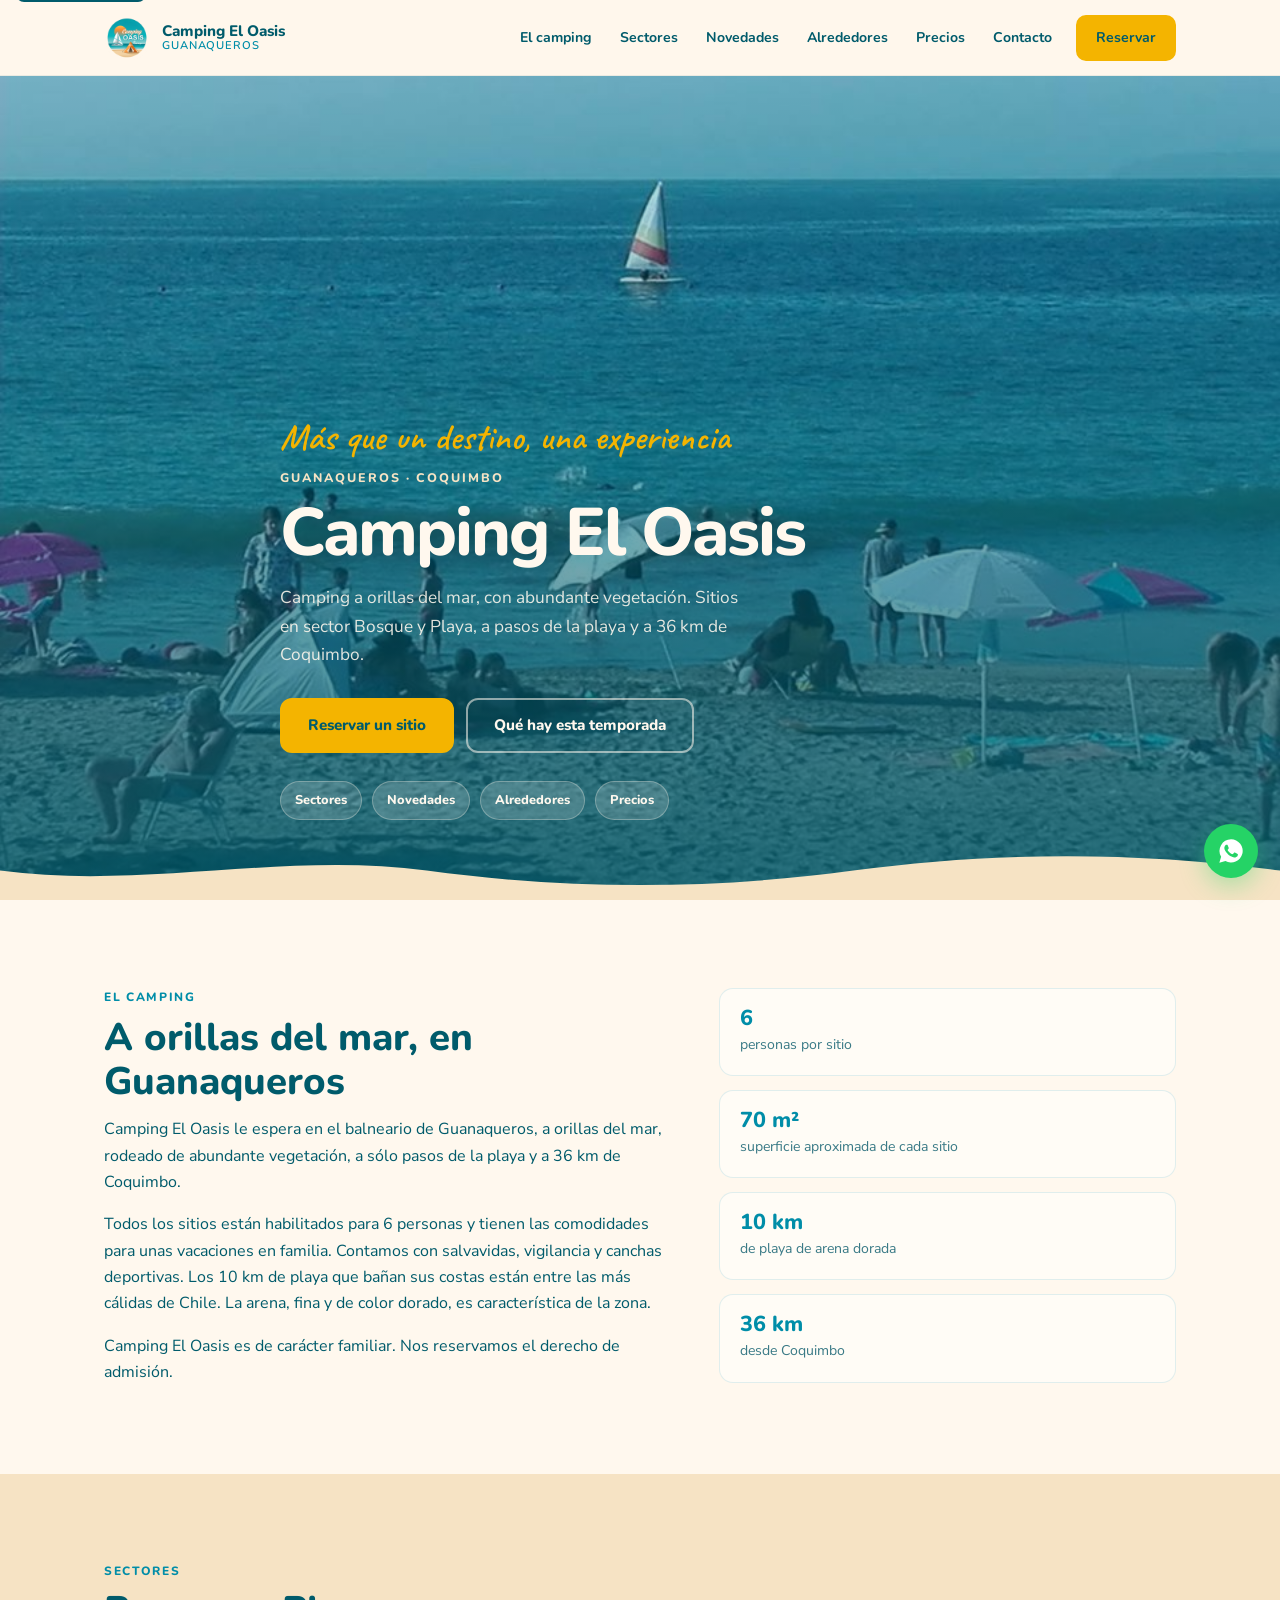
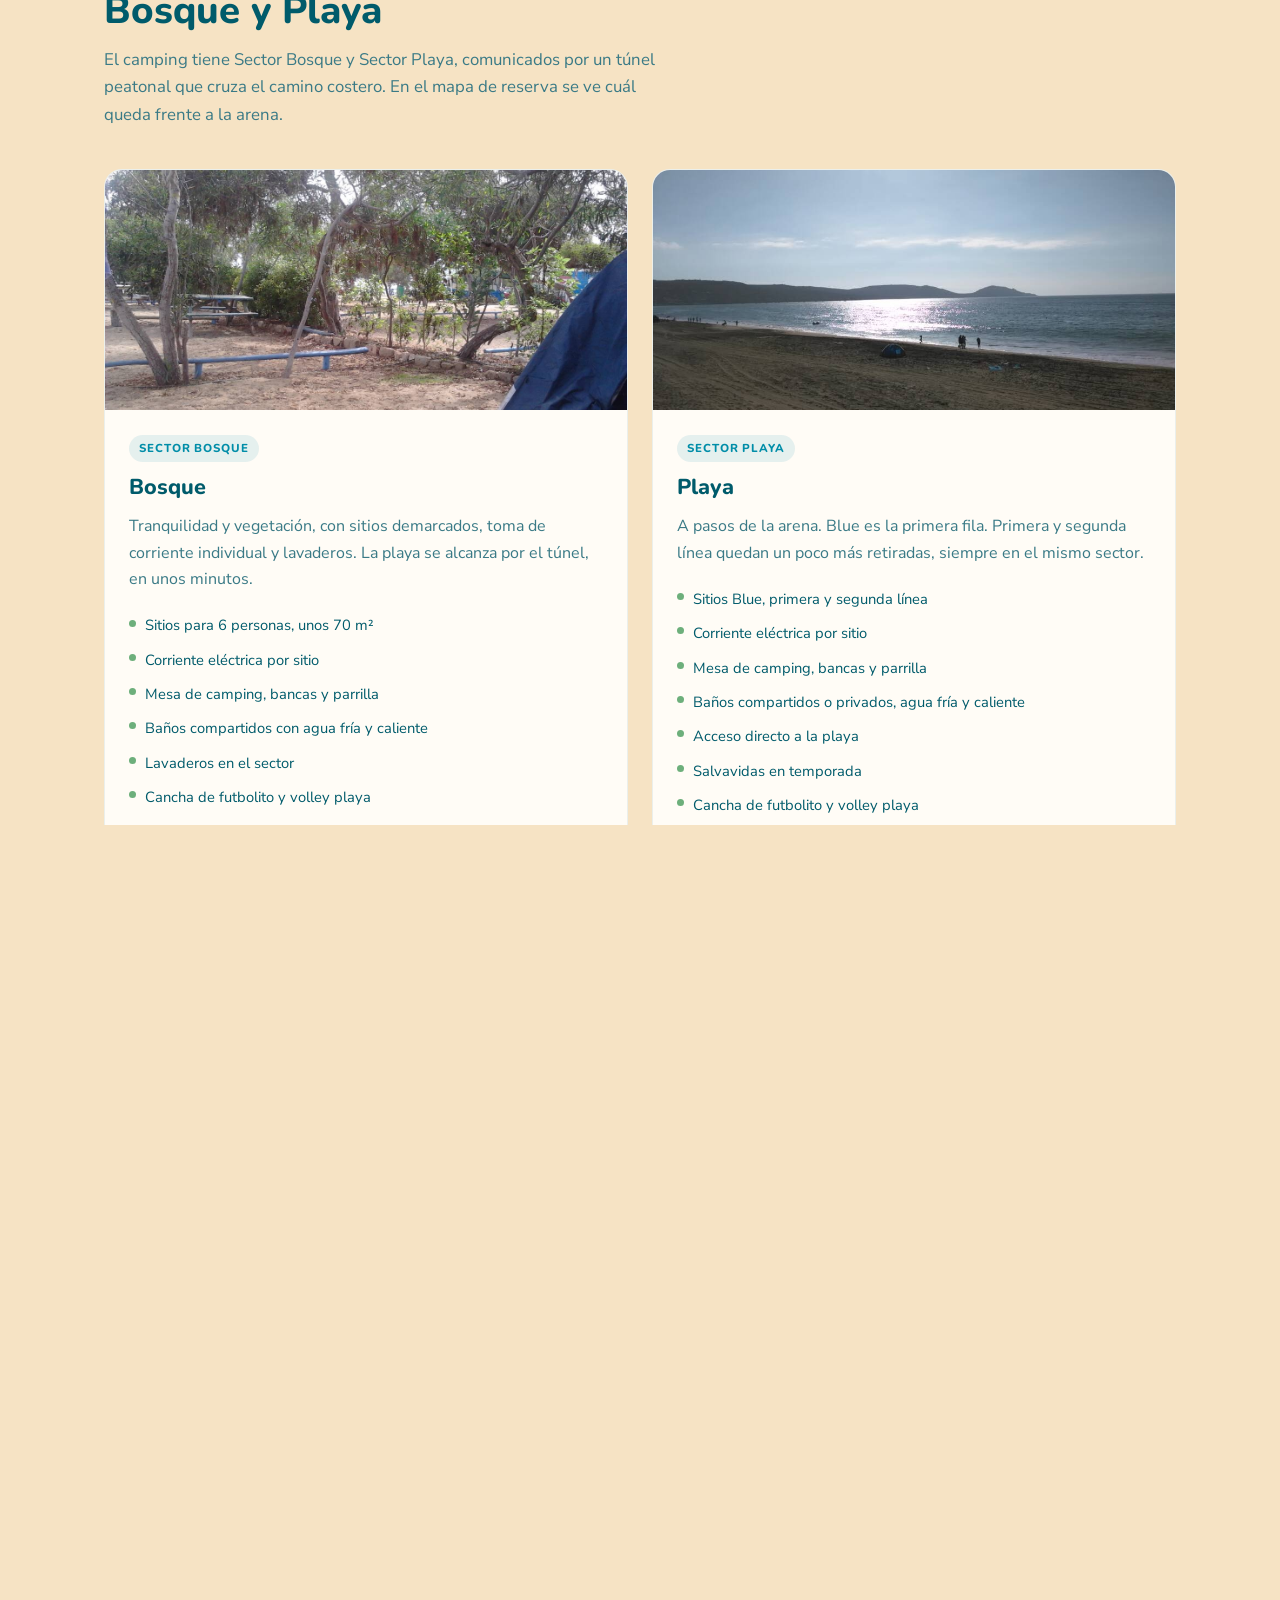
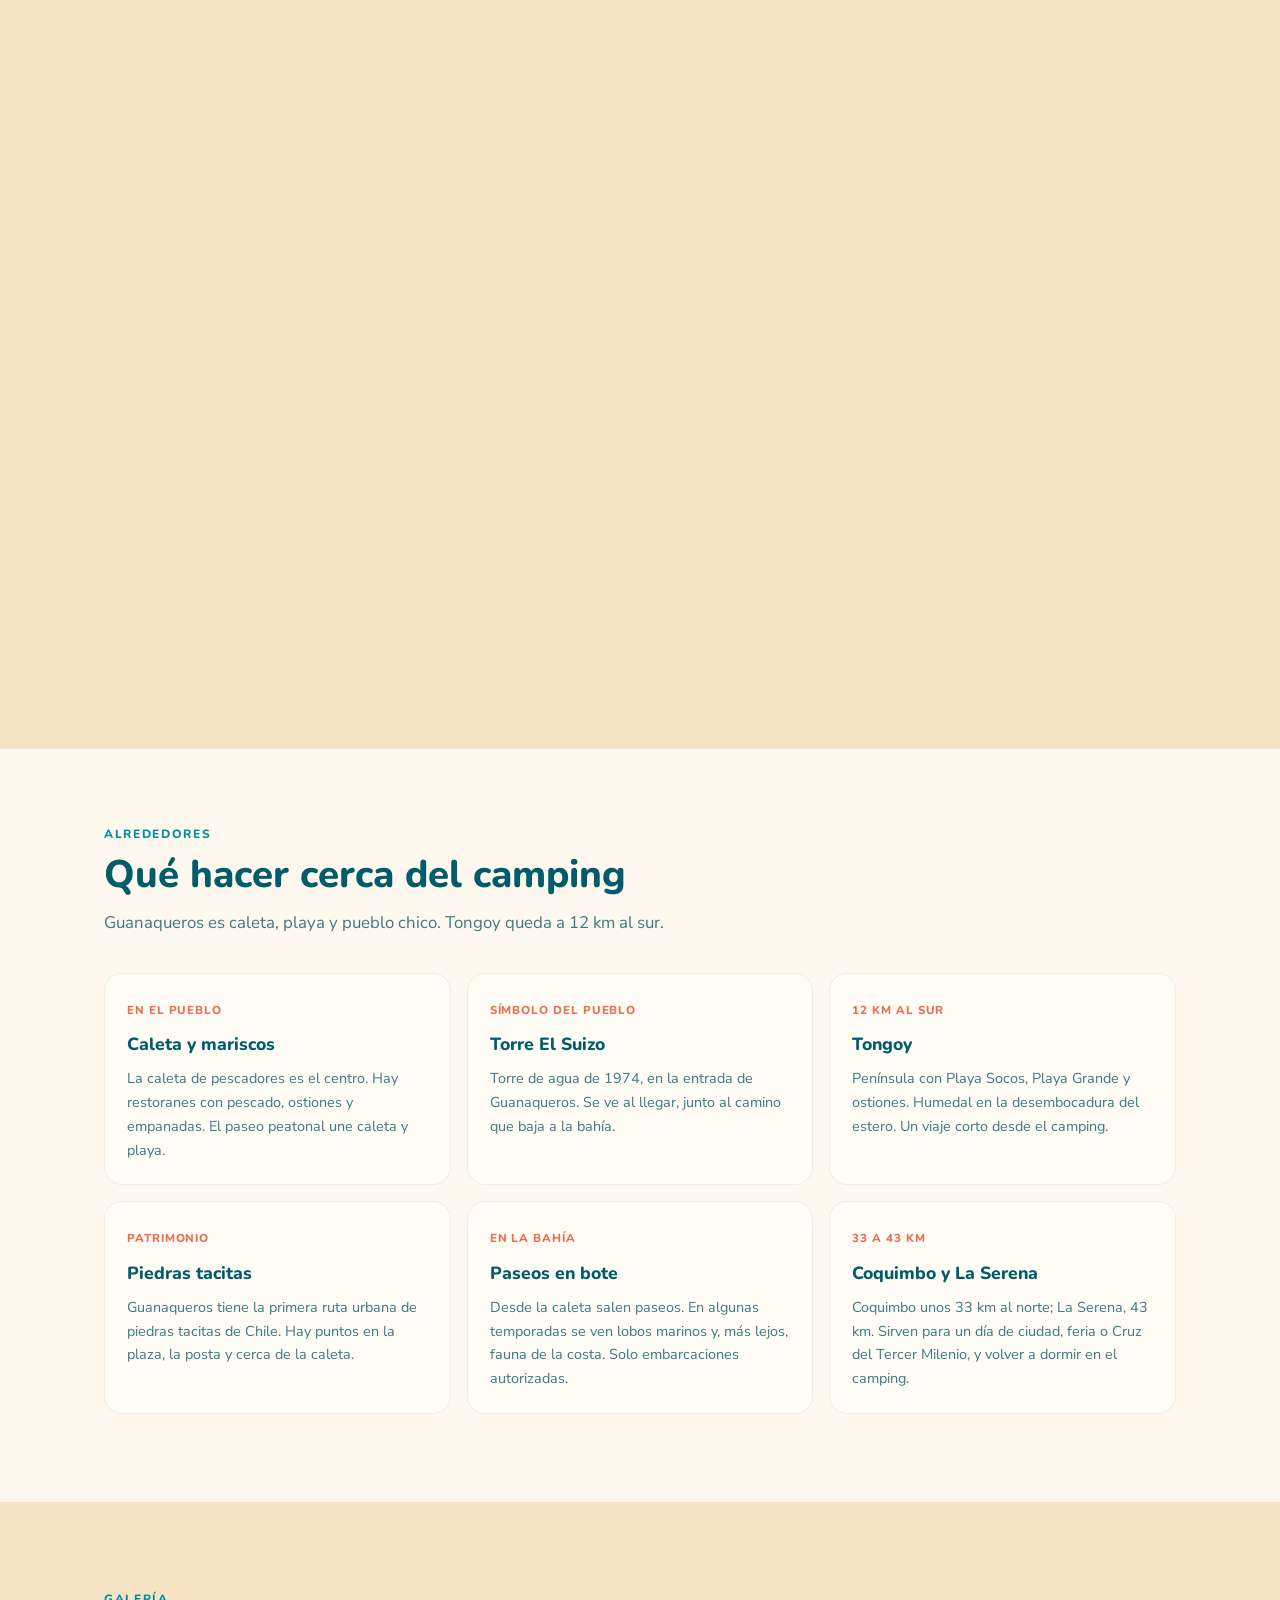
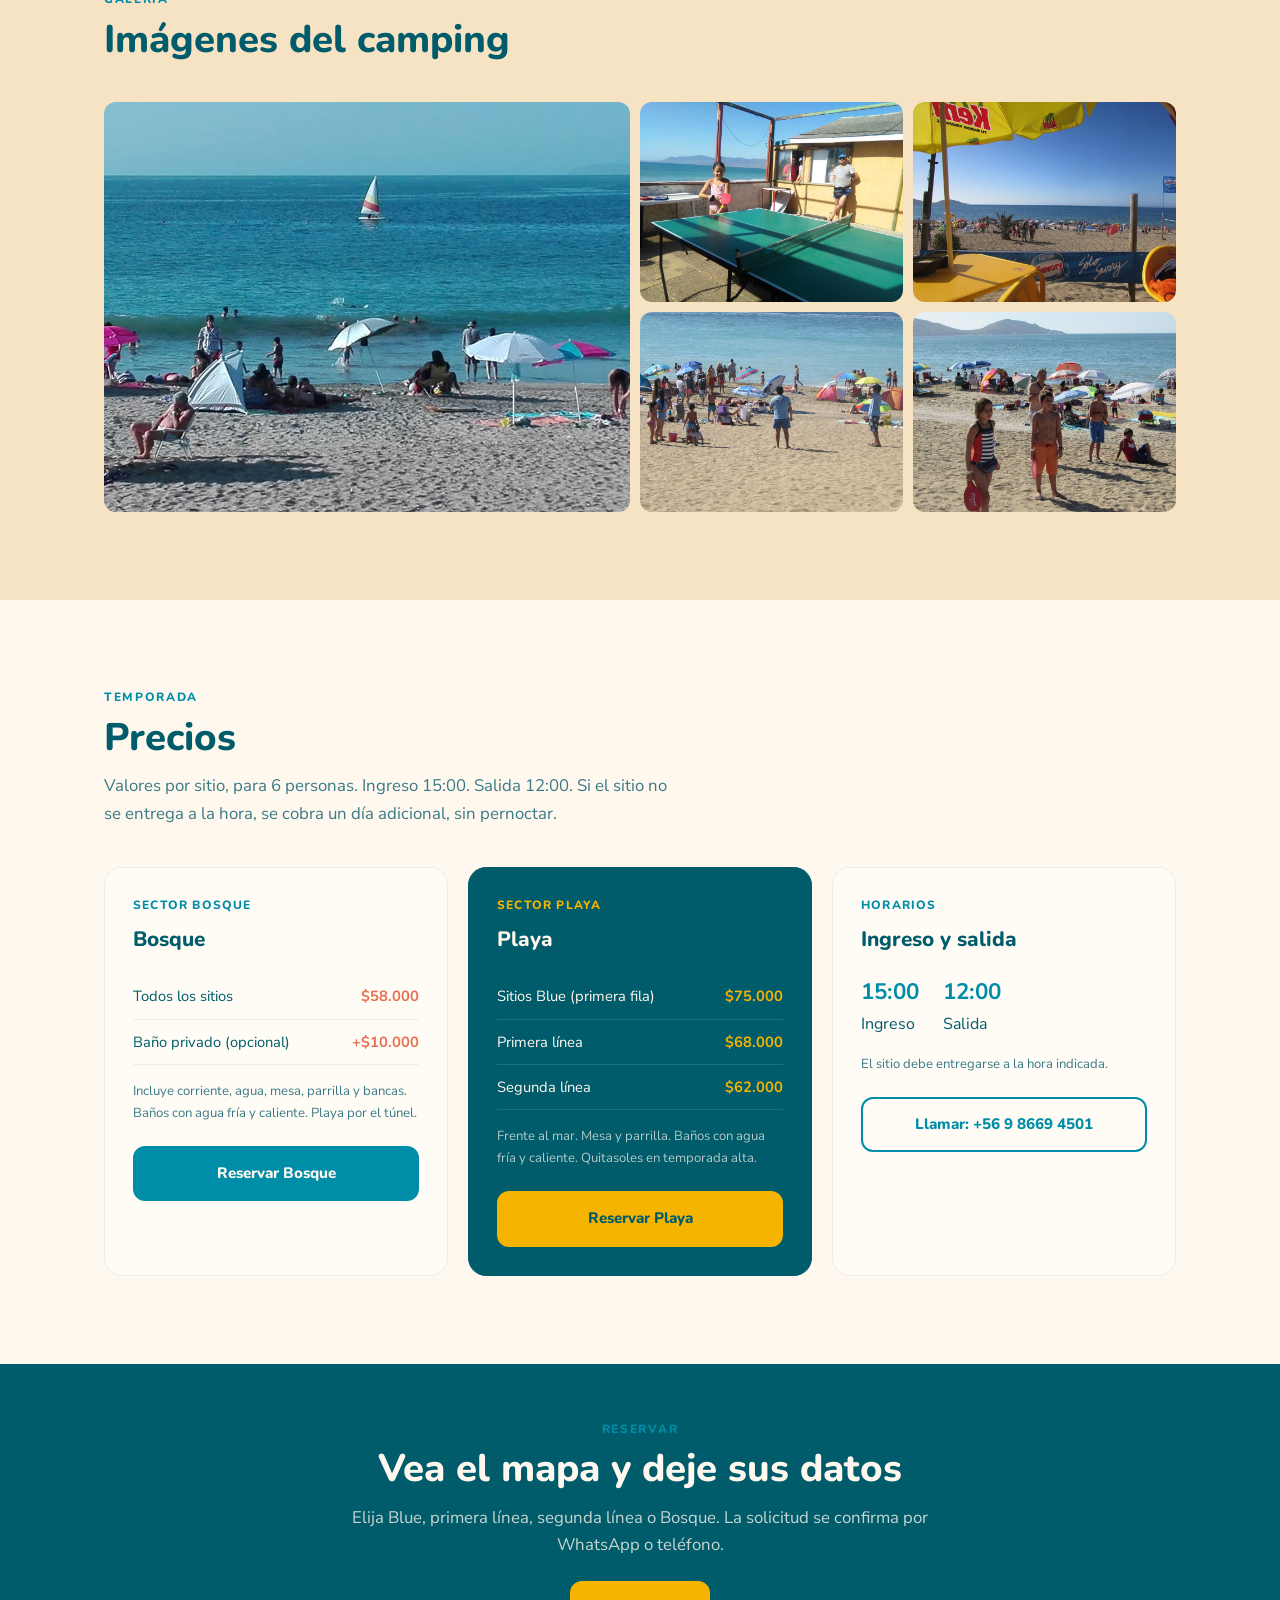
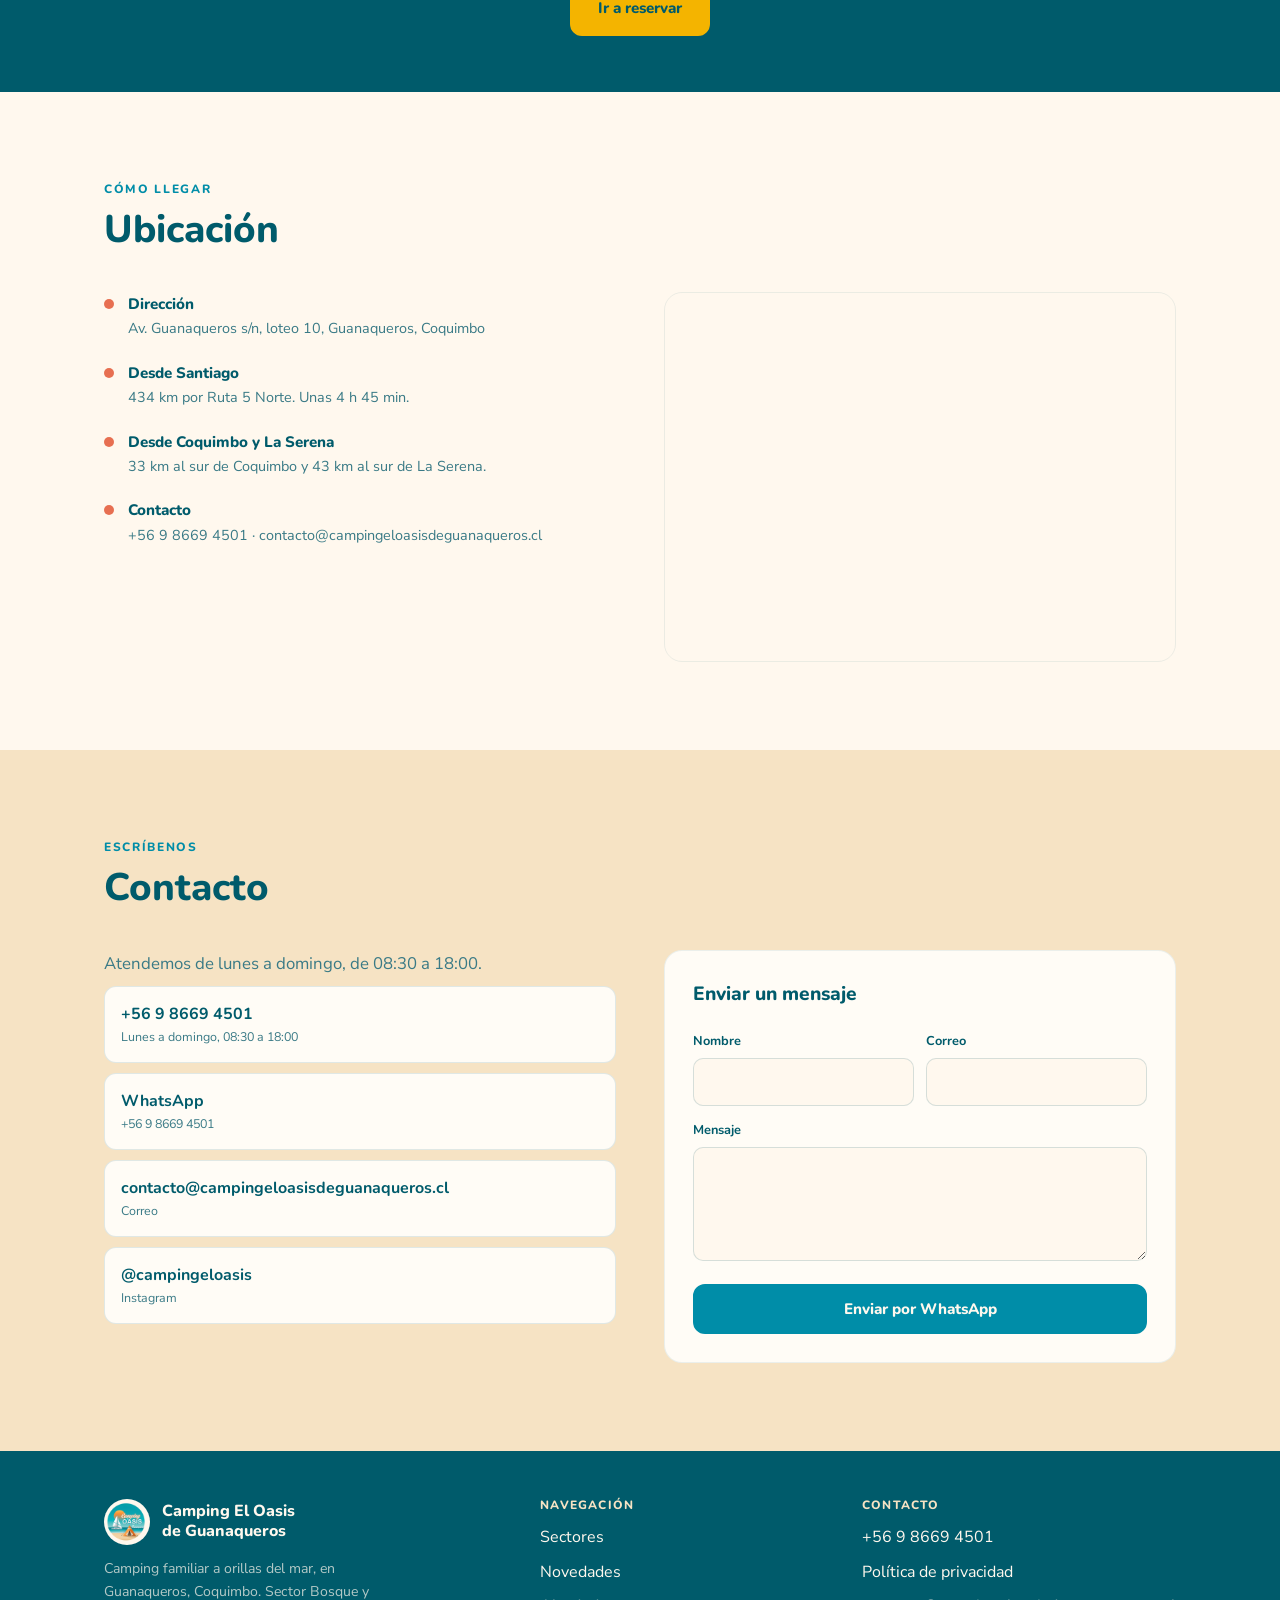
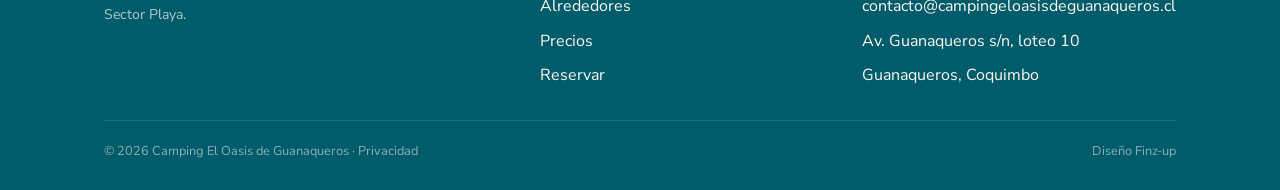
<file: index.html>
<!DOCTYPE html>
<html lang="es-CL">
<head>
  <meta charset="UTF-8" />
  <meta name="viewport" content="width=device-width, initial-scale=1.0, viewport-fit=cover" />
  <meta name="theme-color" content="#005B6B" />
  <title>Camping El Oasis de Guanaqueros</title>
  <meta name="description" content="Camping a orillas del mar en Guanaqueros, Coquimbo. Sitios en sector Bosque y Playa, novedades de la bahía y reserva con mapa de sectores." />
  <link rel="canonical" href="https://campingeloasisdeguanaqueros.cl/" />
  <link rel="icon" href="img/logo.png" />

  <meta property="og:type" content="website" />
  <meta property="og:title" content="Camping El Oasis de Guanaqueros" />
  <meta property="og:description" content="Camping familiar a orillas del mar, en Guanaqueros. Sector Bosque y Sector Playa." />
  <meta property="og:url" content="https://campingeloasisdeguanaqueros.cl/" />
  <meta property="og:locale" content="es_CL" />
  <meta property="og:image" content="https://campingeloasisdeguanaqueros.cl/img/galeria-01.jpg" />
  <meta property="og:image:alt" content="Bahía de Guanaqueros desde Camping El Oasis" />
  <meta property="og:image:width" content="1200" />
  <meta property="og:image:height" content="630" />
  <meta name="twitter:card" content="summary" />
  <meta name="twitter:title" content="Camping El Oasis de Guanaqueros" />
  <meta name="twitter:description" content="Camping familiar a orillas del mar, en Guanaqueros. Sector Bosque y Sector Playa." />
  <meta name="twitter:image" content="https://campingeloasisdeguanaqueros.cl/img/galeria-01.jpg" />

  <link rel="preconnect" href="https://fonts.googleapis.com" />
  <link rel="preconnect" href="https://fonts.gstatic.com" crossorigin />
  <link href="https://fonts.googleapis.com/css2?family=Caveat:wght@600;700&family=Nunito+Sans:ital,wght@0,400;0,500;0,600;0,700;1,400&family=Nunito:wght@600;700;800&display=swap" rel="stylesheet" />
  <link rel="stylesheet" href="css/styles.css" />
</head>
<body class="has-dock">
  <a class="skip-link" href="#contenido">Ir al contenido</a>

  <header class="nav">
    <div class="wrap nav__inner">
      <a class="nav__logo" href="#inicio">
        <img src="img/logo.png" alt="Camping El Oasis" width="48" height="48" />
        <span class="nav__name">Camping El Oasis<small>Guanaqueros</small></span>
      </a>
      <nav id="navLinks" class="nav__links">
        <a href="#camping">El camping</a>
        <a href="#sectores">Sectores</a>
        <a href="#novedades">Novedades</a>
        <a href="#alrededores">Alrededores</a>
        <a href="#precios">Precios</a>
        <a href="#contacto">Contacto</a>
        <a class="btn btn--sol" href="reservar.html">Reservar</a>
      </nav>
      <button class="nav__burger" id="burger" type="button" aria-label="Abrir menú" aria-expanded="false" aria-controls="navLinks">
        <span></span><span></span><span></span>
      </button>
    </div>
  </header>

  <main id="contenido">
    <section class="hero" id="inicio">
      <div class="wrap hero__content">
        <p class="hero__script">Más que un destino, una experiencia</p>
        <p class="hero__place">Guanaqueros · Coquimbo</p>
        <h1>Camping El Oasis</h1>
        <p class="hero__lead">Camping a orillas del mar, con abundante vegetación. Sitios en sector Bosque y Playa, a pasos de la playa y a 36 km de Coquimbo.</p>
        <div class="hero__actions">
          <a class="btn btn--sol" href="reservar.html">Reservar un sitio</a>
          <a class="btn btn--ghost" href="#novedades">Qué hay esta temporada</a>
        </div>
        <nav class="explore" aria-label="Seguir recorriendo">
          <a href="#sectores">Sectores</a>
          <a href="#novedades">Novedades</a>
          <a href="#alrededores">Alrededores</a>
          <a href="#precios">Precios</a>
        </nav>
      </div>
      <svg class="hero__wave" viewBox="0 0 1440 70" preserveAspectRatio="none" aria-hidden="true">
        <path d="M0 32c160 24 320-24 480 0s320 24 480 0 320-24 480 0v38H0Z" fill="#F6E3C4"/>
      </svg>
    </section>

    <section class="section section--crema reveal" id="camping">
      <div class="wrap intro">
        <div>
          <p class="kicker">El camping</p>
          <h2>A orillas del mar, en Guanaqueros</h2>
          <p>Camping El Oasis le espera en el balneario de Guanaqueros, a orillas del mar, rodeado de abundante vegetación, a sólo pasos de la playa y a 36 km de Coquimbo.</p>
          <p>Todos los sitios están habilitados para 6 personas y tienen las comodidades para unas vacaciones en familia. Contamos con salvavidas, vigilancia y canchas deportivas. Los 10 km de playa que bañan sus costas están entre las más cálidas de Chile. La arena, fina y de color dorado, es característica de la zona.</p>
          <p>Camping El Oasis es de carácter familiar. Nos reservamos el derecho de admisión.</p>
        </div>
        <div class="facts">
          <div class="fact"><strong>6</strong><span>personas por sitio</span></div>
          <div class="fact"><strong>70 m²</strong><span>superficie aproximada de cada sitio</span></div>
          <div class="fact"><strong>10 km</strong><span>de playa de arena dorada</span></div>
          <div class="fact"><strong>36 km</strong><span>desde Coquimbo</span></div>
        </div>
      </div>
    </section>

    <section class="section section--arena reveal" id="sectores">
      <div class="wrap">
        <p class="kicker">Sectores</p>
        <h2>Bosque y Playa</h2>
        <p class="lede">El camping tiene Sector Bosque y Sector Playa, comunicados por un túnel peatonal que cruza el camino costero. En el mapa de reserva se ve cuál queda frente a la arena.</p>

        <div class="sitios-grid">
          <article class="sitio">
            <img src="img/sector-bosque.jpg" alt="Sitios del sector Bosque, con vegetación" width="640" height="240" loading="lazy" />
            <div class="sitio__body">
              <span class="sitio__tag">Sector Bosque</span>
              <h3>Bosque</h3>
              <p>Tranquilidad y vegetación, con sitios demarcados, toma de corriente individual y lavaderos. La playa se alcanza por el túnel, en unos minutos.</p>
              <ul>
                <li>Sitios para 6 personas, unos 70 m²</li>
                <li>Corriente eléctrica por sitio</li>
                <li>Mesa de camping, bancas y parrilla</li>
                <li>Baños compartidos con agua fría y caliente</li>
                <li>Lavaderos en el sector</li>
                <li>Cancha de futbolito y volley playa</li>
              </ul>
              <a class="btn btn--linea sitio-card-cta" href="reservar.html?sector=bosque">Ver en el mapa</a>
            </div>
          </article>
          <article class="sitio">
            <img src="img/sector-playa.jpg" alt="Sitios del sector Playa, frente al mar" width="640" height="240" loading="lazy" />
            <div class="sitio__body">
              <span class="sitio__tag">Sector Playa</span>
              <h3>Playa</h3>
              <p>A pasos de la arena. Blue es la primera fila. Primera y segunda línea quedan un poco más retiradas, siempre en el mismo sector.</p>
              <ul>
                <li>Sitios Blue, primera y segunda línea</li>
                <li>Corriente eléctrica por sitio</li>
                <li>Mesa de camping, bancas y parrilla</li>
                <li>Baños compartidos o privados, agua fría y caliente</li>
                <li>Acceso directo a la playa</li>
                <li>Salvavidas en temporada</li>
                <li>Cancha de futbolito y volley playa</li>
              </ul>
              <a class="btn btn--sol sitio-card-cta" href="reservar.html?sector=playa-blue">Ver en el mapa</a>
            </div>
          </article>
        </div>
      </div>
    </section>

    <section class="section section--crema reveal" id="servicios">
      <div class="wrap">
        <p class="kicker">Servicios</p>
        <h2>Lo que incluye el camping</h2>
        <div class="servicios-grid">
          <article class="servicio">
            <svg viewBox="0 0 24 24" fill="none" stroke="currentColor" stroke-width="1.8" aria-hidden="true"><path d="M3 12h18M5 16c2 2 5 3 7 3s5-1 7-3M4 10c2-5 14-5 16 0"/></svg>
            <h3>Playa</h3>
            <p>Acceso a 10 km de arena dorada, a pasos de los sitios.</p>
          </article>
          <article class="servicio">
            <svg viewBox="0 0 24 24" fill="none" stroke="currentColor" stroke-width="1.8" aria-hidden="true"><path d="M13 2 4 14h8l-1 8 9-12h-8l1-8z"/></svg>
            <h3>Electricidad</h3>
            <p>Arranque de toma de corriente en cada sitio.</p>
          </article>
          <article class="servicio">
            <svg viewBox="0 0 24 24" fill="none" stroke="currentColor" stroke-width="1.8" aria-hidden="true"><path d="M12 3v10M8 8c0 4 8 4 8 0M7 21h10"/></svg>
            <h3>Agua potable</h3>
            <p>Agua potable disponible en el camping.</p>
          </article>
          <article class="servicio">
            <svg viewBox="0 0 24 24" fill="none" stroke="currentColor" stroke-width="1.8" aria-hidden="true"><path d="M7 21V10h10v11M7 10V8a5 5 0 0 1 10 0v2M9 14h.01M15 14h.01"/></svg>
            <h3>Baños</h3>
            <p>Baños compartidos con agua fría y caliente. En Playa hay opción de baño privado.</p>
          </article>
          <article class="servicio">
            <svg viewBox="0 0 24 24" fill="none" stroke="currentColor" stroke-width="1.8" aria-hidden="true"><path d="M4 10h16M6 10v10h12V10M8 7l4-3 4 3M8 16h3v4H8z"/></svg>
            <h3>Mesa y parrilla</h3>
            <p>Cada sitio tiene mesa de camping, bancas y parrilla.</p>
          </article>
          <article class="servicio">
            <svg viewBox="0 0 24 24" fill="none" stroke="currentColor" stroke-width="1.8" aria-hidden="true"><path d="M12 22s8-4 8-10V6l-8-3-8 3v8c0 6 8 10 8 10z"/></svg>
            <h3>Vigilancia 24 h</h3>
            <p>Acceso controlado y vigilancia las 24 horas.</p>
          </article>
          <article class="servicio">
            <svg viewBox="0 0 24 24" fill="none" stroke="currentColor" stroke-width="1.8" aria-hidden="true"><circle cx="12" cy="12" r="8"/><path d="M12 8v4l3 2"/></svg>
            <h3>Salvavidas</h3>
            <p>Servicio de salvavidas en temporada alta.</p>
          </article>
          <article class="servicio">
            <svg viewBox="0 0 24 24" fill="none" stroke="currentColor" stroke-width="1.8" aria-hidden="true"><path d="M4 20V8l8-4 8 4v12H4z"/><path d="M10 20v-6h4v6"/></svg>
            <h3>Minimarket</h3>
            <p>Productos básicos dentro del camping.</p>
          </article>
          <article class="servicio">
            <svg viewBox="0 0 24 24" fill="none" stroke="currentColor" stroke-width="1.8" aria-hidden="true"><circle cx="12" cy="12" r="9"/><path d="M12 7v10M8 12h8"/></svg>
            <h3>Canchas</h3>
            <p>Cancha de futbolito y cancha de volley playa, en el camping.</p>
          </article>
          <article class="servicio">
            <svg viewBox="0 0 24 24" fill="none" stroke="currentColor" stroke-width="1.8" aria-hidden="true"><path d="M4 12h16M6 8h12v8H6z"/></svg>
            <h3>Túnel peatonal</h3>
            <p>Une Bosque y Playa cruzando el camino costero.</p>
          </article>
        </div>
      </div>
    </section>

    <section class="section section--arena reveal" id="novedades">
      <div class="wrap">
        <p class="kicker">Novedades</p>
        <h2>Qué pasa esta temporada</h2>
        <p class="lede">Avisos reales de la bahía. La bioluminiscencia no se programa: si el mar brilla, se ve de noche.</p>
        <div class="news-grid">
          <article class="news news--wide">
            <time datetime="2026-05">Otoño 2026</time>
            <h3>Bioluminiscencia en la bahía</h3>
            <p>En Guanaqueros y Tongoy el mar puede brillar de azul de noche. En 2026 se vio con fuerza sobre todo en abril y mayo. No ocurre todas las noches ni todos los años: depende del agua. Si está activo, hay paseos en embarcaciones autorizadas de la caleta. No se meta en botes sin permiso.</p>
          </article>
          <article class="news">
            <time datetime="2026-12">Verano</time>
            <h3>Quitasoles y salvavidas</h3>
            <p>En temporada alta la playa del camping se habilita con quitasoles y hay salvavidas. Los sitios Blue y primera línea quedan más cerca de esa franja.</p>
          </article>
          <article class="news">
            <time datetime="2026-09">Reservas</time>
            <h3>Solicitud con mapa</h3>
            <p>Elija el tipo de sitio, deje sus datos y confirme por WhatsApp o al +56 9 8669 4501. El pago por internet se verá con la administración del camping.</p>
          </article>
        </div>
      </div>
    </section>

    <section class="section section--crema reveal" id="alrededores">
      <div class="wrap">
        <p class="kicker">Alrededores</p>
        <h2>Qué hacer cerca del camping</h2>
        <p class="lede">Guanaqueros es caleta, playa y pueblo chico. Tongoy queda a 12 km al sur.</p>
        <div class="alre-grid">
          <article class="alre">
            <span>En el pueblo</span>
            <h3>Caleta y mariscos</h3>
            <p>La caleta de pescadores es el centro. Hay restoranes con pescado, ostiones y empanadas. El paseo peatonal une caleta y playa.</p>
          </article>
          <article class="alre">
            <span>Símbolo del pueblo</span>
            <h3>Torre El Suizo</h3>
            <p>Torre de agua de 1974, en la entrada de Guanaqueros. Se ve al llegar, junto al camino que baja a la bahía.</p>
          </article>
          <article class="alre">
            <span>12 km al sur</span>
            <h3>Tongoy</h3>
            <p>Península con Playa Socos, Playa Grande y ostiones. Humedal en la desembocadura del estero. Un viaje corto desde el camping.</p>
          </article>
          <article class="alre">
            <span>Patrimonio</span>
            <h3>Piedras tacitas</h3>
            <p>Guanaqueros tiene la primera ruta urbana de piedras tacitas de Chile. Hay puntos en la plaza, la posta y cerca de la caleta.</p>
          </article>
          <article class="alre">
            <span>En la bahía</span>
            <h3>Paseos en bote</h3>
            <p>Desde la caleta salen paseos. En algunas temporadas se ven lobos marinos y, más lejos, fauna de la costa. Solo embarcaciones autorizadas.</p>
          </article>
          <article class="alre">
            <span>33 a 43 km</span>
            <h3>Coquimbo y La Serena</h3>
            <p>Coquimbo unos 33 km al norte; La Serena, 43 km. Sirven para un día de ciudad, feria o Cruz del Tercer Milenio, y volver a dormir en el camping.</p>
          </article>
        </div>
      </div>
    </section>

    <section class="section section--arena reveal" id="galeria">
      <div class="wrap">
        <p class="kicker">Galería</p>
        <h2>Imágenes del camping</h2>
        <div class="galeria-mosaic">
          <a href="img/galeria-01.jpg" target="_blank" rel="noopener">
            <img src="img/galeria-01.jpg" alt="Bahía de Guanaqueros desde el camping" loading="lazy" width="800" height="520" />
          </a>
          <a href="img/galeria-02.jpg" target="_blank" rel="noopener">
            <img src="img/galeria-02.jpg" alt="Playa y sitios del camping" loading="lazy" width="800" height="520" />
          </a>
          <a href="img/galeria-03.jpg" target="_blank" rel="noopener">
            <img src="img/galeria-03.jpg" alt="Vegetación del sector Bosque" loading="lazy" width="800" height="520" />
          </a>
          <a href="img/galeria-04.jpg" target="_blank" rel="noopener">
            <img src="img/galeria-04.jpg" alt="Área de camping frente al mar" loading="lazy" width="800" height="520" />
          </a>
          <a href="img/galeria-05.jpg" target="_blank" rel="noopener">
            <img src="img/galeria-05.jpg" alt="Atardecer en Guanaqueros" loading="lazy" width="800" height="520" />
          </a>
        </div>
      </div>
    </section>

    <section class="section section--crema reveal" id="precios">
      <div class="wrap">
        <p class="kicker">Temporada</p>
        <h2>Precios</h2>
        <p class="lede">Valores por sitio, para 6 personas. Ingreso 15:00. Salida 12:00. Si el sitio no se entrega a la hora, se cobra un día adicional, sin pernoctar.</p>
        <div class="precios-grid">
          <article class="precio">
            <p class="precio__name">Sector Bosque</p>
            <h3>Bosque</h3>
            <div class="precio-row"><span>Todos los sitios</span><b>$58.000</b></div>
            <div class="precio-row"><span>Baño privado (opcional)</span><b>+$10.000</b></div>
            <p class="precio__note">Incluye corriente, agua, mesa, parrilla y bancas. Baños con agua fría y caliente. Playa por el túnel.</p>
            <a class="btn btn--oceano btn--full" href="reservar.html?sector=bosque">Reservar Bosque</a>
          </article>
          <article class="precio precio--playa">
            <p class="precio__name">Sector Playa</p>
            <h3>Playa</h3>
            <div class="precio-row"><span>Sitios Blue (primera fila)</span><b>$75.000</b></div>
            <div class="precio-row"><span>Primera línea</span><b>$68.000</b></div>
            <div class="precio-row"><span>Segunda línea</span><b>$62.000</b></div>
            <p class="precio__note">Frente al mar. Mesa y parrilla. Baños con agua fría y caliente. Quitasoles en temporada alta.</p>
            <a class="btn btn--sol btn--full" href="reservar.html?sector=playa-blue">Reservar Playa</a>
          </article>
          <article class="precio">
            <p class="precio__name">Horarios</p>
            <h3>Ingreso y salida</h3>
            <div class="horarios">
              <div><b>15:00</b><span>Ingreso</span></div>
              <div><b>12:00</b><span>Salida</span></div>
            </div>
            <p class="precio__note">El sitio debe entregarse a la hora indicada.</p>
            <a class="btn btn--linea btn--full" href="tel:+56986694501">Llamar: +56 9 8669 4501</a>
          </article>
        </div>
      </div>
    </section>

    <section class="cta-band" id="reservas">
      <div class="wrap">
        <p class="kicker">Reservar</p>
        <h2>Vea el mapa y deje sus datos</h2>
        <p class="lede">Elija Blue, primera línea, segunda línea o Bosque. La solicitud se confirma por WhatsApp o teléfono.</p>
        <a class="btn btn--sol" href="reservar.html">Ir a reservar</a>
      </div>
    </section>

    <section class="section section--crema reveal" id="ubicacion">
      <div class="wrap">
        <p class="kicker">Cómo llegar</p>
        <h2>Ubicación</h2>
        <div class="split">
          <div>
            <div class="ubi-item">
              <div>
                <h3>Dirección</h3>
                <p>Av. Guanaqueros s/n, loteo 10, Guanaqueros, Coquimbo</p>
              </div>
            </div>
            <div class="ubi-item">
              <div>
                <h3>Desde Santiago</h3>
                <p>434 km por Ruta 5 Norte. Unas 4 h 45 min.</p>
              </div>
            </div>
            <div class="ubi-item">
              <div>
                <h3>Desde Coquimbo y La Serena</h3>
                <p>33 km al sur de Coquimbo y 43 km al sur de La Serena.</p>
              </div>
            </div>
            <div class="ubi-item">
              <div>
                <h3>Contacto</h3>
                <p>+56 9 8669 4501 · contacto@campingeloasisdeguanaqueros.cl</p>
              </div>
            </div>
          </div>
          <div class="mapa">
            <iframe
              src="https://www.google.com/maps/embed?pb=!1m14!1m8!1m3!1d13793.988508450304!2d-71.4134859!3d-30.1943558!3m2!1i1024!2i768!4f13.1!3m3!1m2!1s0x0%3A0xfddb2867df603041!2sCamping%20el%20Oasis!5e0!3m2!1ses-419!2scl!4v1579925789941!5m2!1ses-419!2scl"
              title="Mapa de Camping El Oasis de Guanaqueros"
              loading="lazy"
              referrerpolicy="no-referrer-when-downgrade">
            </iframe>
          </div>
        </div>
      </div>
    </section>

    <section class="section section--arena reveal" id="contacto">
      <div class="wrap">
        <p class="kicker">Escríbenos</p>
        <h2>Contacto</h2>
        <div class="split">
          <div>
            <p class="lede">Atendemos de lunes a domingo, de 08:30 a 18:00.</p>
            <div class="canales">
              <a class="canal" href="tel:+56986694501">
                <span>+56 9 8669 4501<small>Lunes a domingo, 08:30 a 18:00</small></span>
              </a>
              <a class="canal" href="https://wa.me/56986694501" target="_blank" rel="noopener">
                <span>WhatsApp<small>+56 9 8669 4501</small></span>
              </a>
              <a class="canal" href="mailto:contacto@campingeloasisdeguanaqueros.cl">
                <span>contacto@campingeloasisdeguanaqueros.cl<small>Correo</small></span>
              </a>
              <a class="canal" href="https://www.instagram.com/campingeloasis" target="_blank" rel="noopener">
                <span>@campingeloasis<small>Instagram</small></span>
              </a>
            </div>
          </div>
          <form class="card" id="formContacto">
            <h3>Enviar un mensaje</h3>
            <div class="row-2">
              <div class="field">
                <label for="c-nombre">Nombre</label>
                <input id="c-nombre" name="nombre" type="text" autocomplete="name" required />
              </div>
              <div class="field">
                <label for="c-email">Correo</label>
                <input id="c-email" name="email" type="email" autocomplete="email" required />
              </div>
            </div>
            <div class="field">
              <label for="c-msg">Mensaje</label>
              <textarea id="c-msg" name="mensaje" rows="4" required></textarea>
            </div>
            <button class="btn btn--oceano btn--full" type="submit">Enviar por WhatsApp</button>
          </form>
        </div>
      </div>
    </section>
  </main>

  <footer class="footer">
    <div class="wrap">
      <div class="footer__top">
        <div>
          <div class="footer__brand">
            <img src="img/logo.png" alt="" width="46" height="46" />
            <strong>Camping El Oasis<br />de Guanaqueros</strong>
          </div>
          <p>Camping familiar a orillas del mar, en Guanaqueros, Coquimbo. Sector Bosque y Sector Playa.</p>
        </div>
        <div>
          <h2>Navegación</h2>
          <ul>
            <li><a href="#sectores">Sectores</a></li>
            <li><a href="#novedades">Novedades</a></li>
            <li><a href="#alrededores">Alrededores</a></li>
            <li><a href="#precios">Precios</a></li>
            <li><a href="reservar.html">Reservar</a></li>
          </ul>
        </div>
        <div>
          <h2>Contacto</h2>
          <ul>
            <li><a href="tel:+56986694501">+56 9 8669 4501</a></li>
            <li><a href="privacy.html">Política de privacidad</a></li>
            <li><a href="mailto:contacto@campingeloasisdeguanaqueros.cl">contacto@campingeloasisdeguanaqueros.cl</a></li>
            <li>Av. Guanaqueros s/n, loteo 10</li>
            <li>Guanaqueros, Coquimbo</li>
          </ul>
        </div>
      </div>
      <div class="footer__bottom">
        <span>© 2026 Camping El Oasis de Guanaqueros · <a href="privacy.html">Privacidad</a></span>
        <span>Diseño Finz-up</span>
      </div>
    </div>
  </footer>

  <nav class="dock" aria-label="Navegación principal">
    <a href="#inicio">Inicio</a>
    <a href="#novedades">Novedades</a>
    <a href="#alrededores">Alrededores</a>
    <a href="reservar.html">Reservar</a>
  </nav>

  <a class="wa" href="https://wa.me/56986694501" target="_blank" rel="noopener" aria-label="Contactar por WhatsApp">
    <svg viewBox="0 0 24 24" fill="currentColor" aria-hidden="true"><path d="M12.04 2a9.9 9.9 0 0 0-8.5 14.9L2 22l5.25-1.48A9.9 9.9 0 1 0 12.04 2zm5.76 14.16c-.24.68-1.4 1.24-1.93 1.32-.5.07-1.13.1-1.82-.11-.42-.13-.96-.31-1.65-.6-2.9-1.25-4.78-4.16-4.93-4.36-.14-.2-1.18-1.57-1.18-3 0-1.42.74-2.12 1-2.41.25-.29.55-.36.73-.36h.53c.17 0 .4-.06.62.47.24.58.8 2 .87 2.14.07.14.12.3.02.49-.1.2-.15.32-.3.5-.14.17-.3.38-.43.51-.14.14-.29.3-.12.58.16.29.73 1.2 1.57 1.95 1.08.95 1.99 1.25 2.28 1.39.29.14.46.12.63-.07.17-.2.73-.85.93-1.14.2-.29.4-.24.67-.14.27.1 1.71.8 2 .95.29.14.48.22.55.34.07.12.07.7-.17 1.38z"/></svg>
  </a>

  <script src="js/sitios.js"></script>
  <script src="js/schema.js"></script>
  <script src="js/main.js"></script>
</body>
</html>
</file>
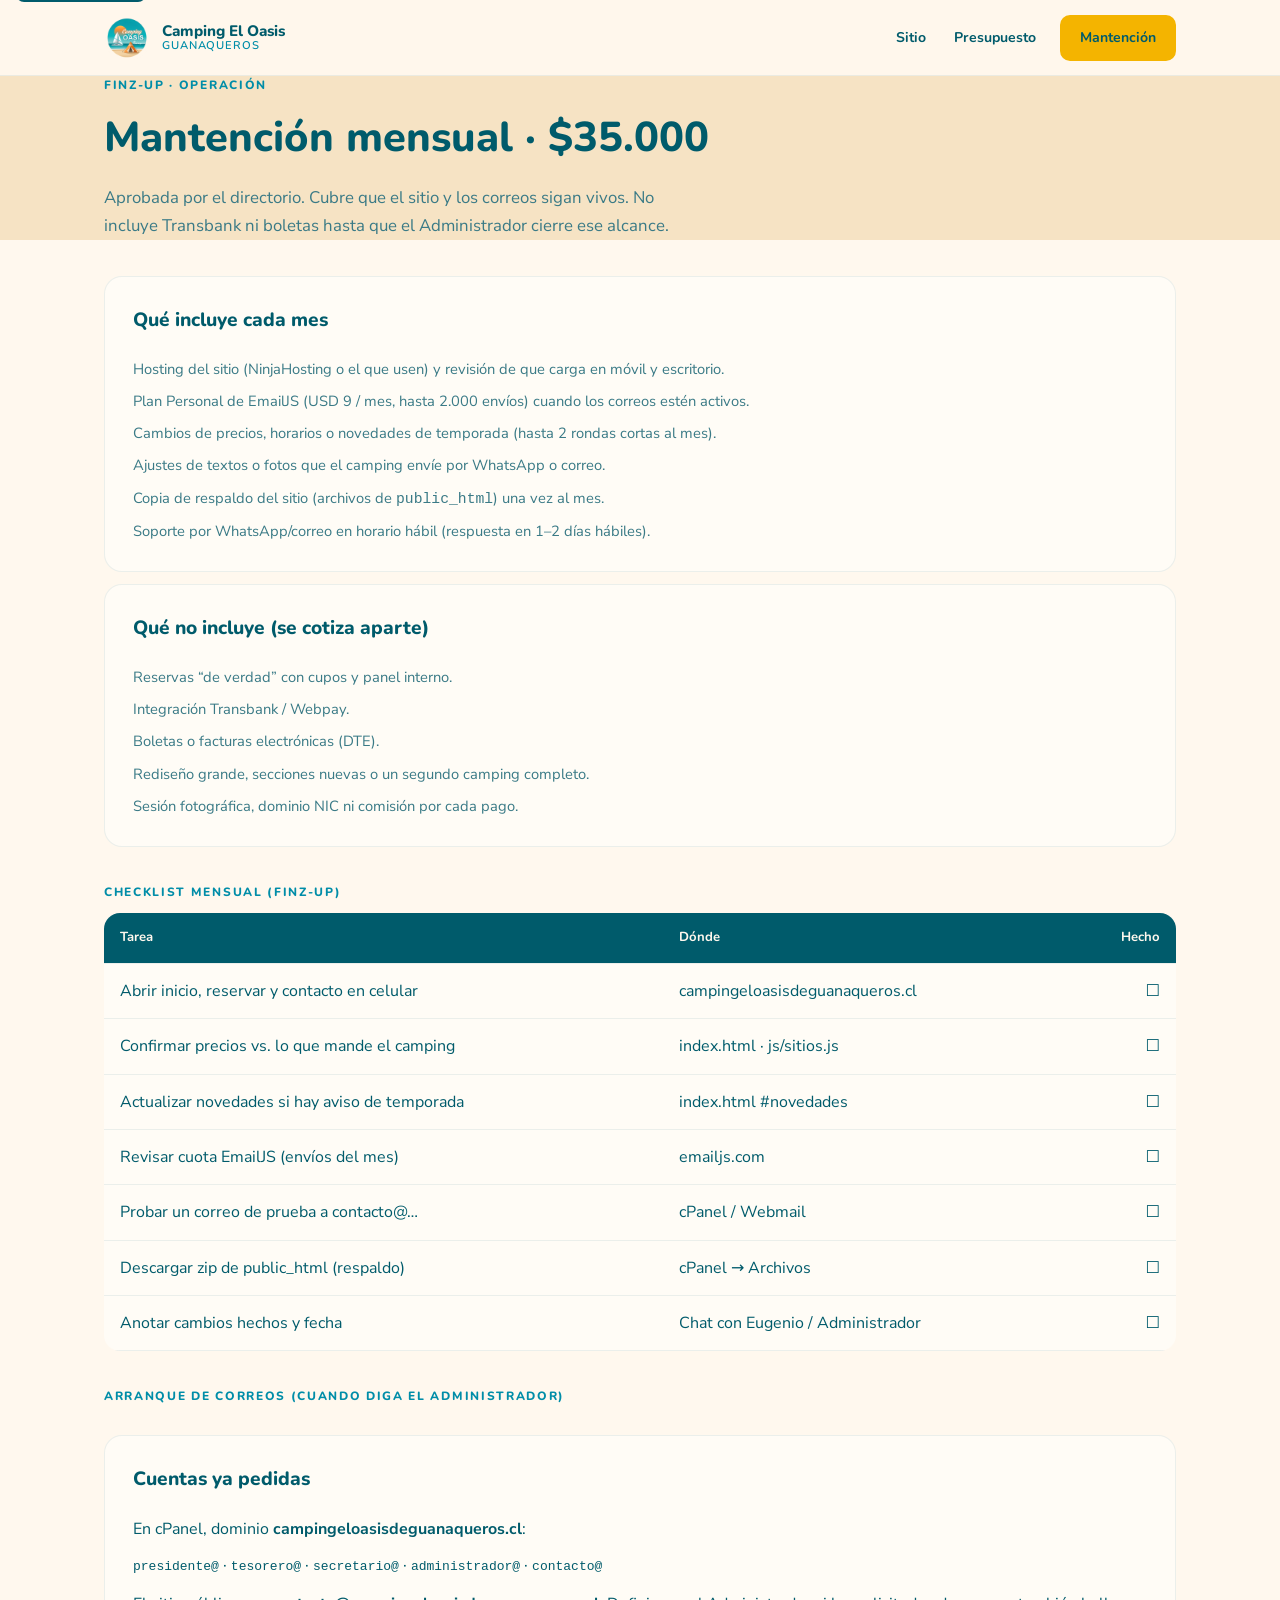
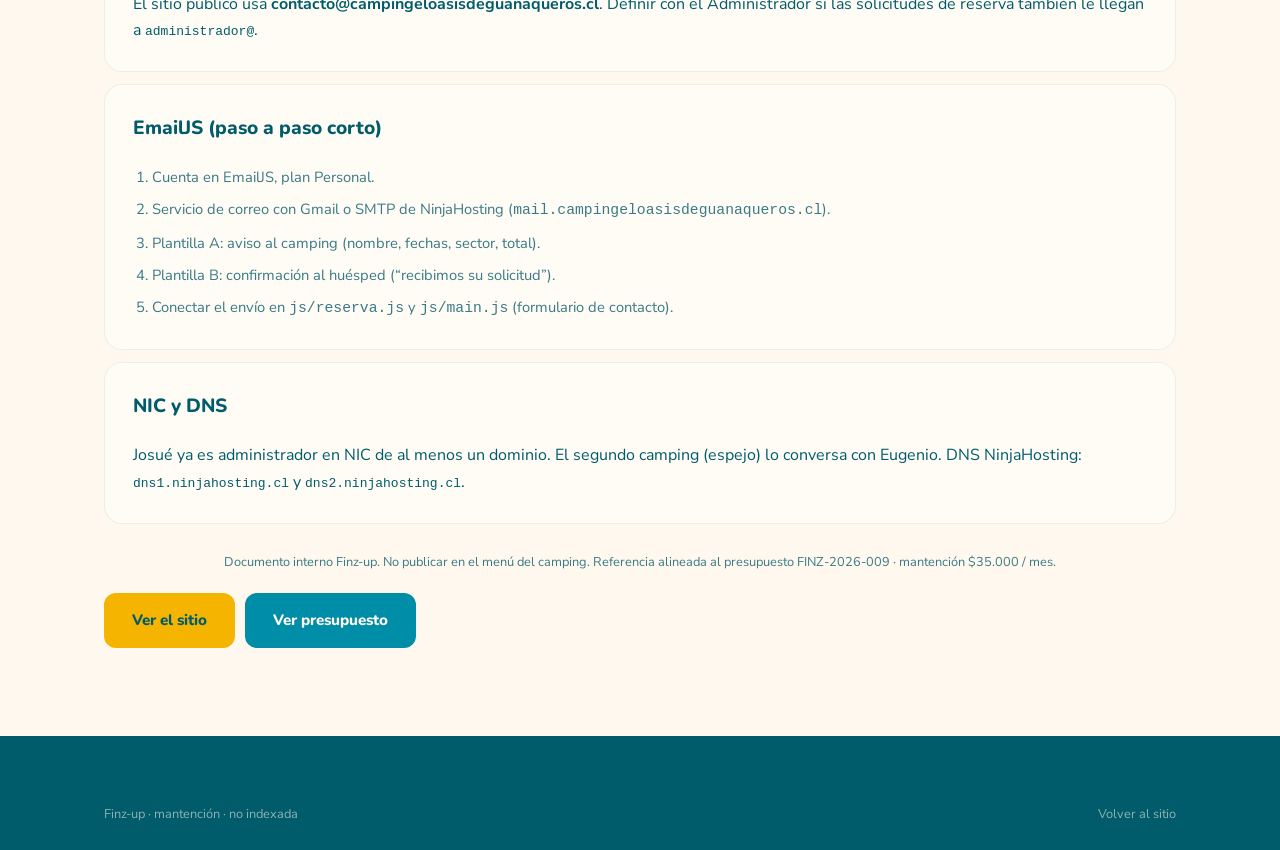
<file: mantencion.html>
<!DOCTYPE html>
<html lang="es">
<head>
  <meta charset="UTF-8" />
  <meta name="viewport" content="width=device-width, initial-scale=1.0, viewport-fit=cover" />
  <meta name="theme-color" content="#005B6B" />
  <title>Mantención — Finz-up · Camping El Oasis</title>
  <meta name="description" content="Guía operativa de mantención mensual Finz-up para Camping El Oasis de Guanaqueros." />
  <meta name="robots" content="noindex, nofollow" />
  <link rel="icon" href="img/logo.png" />
  <link rel="preconnect" href="https://fonts.googleapis.com" />
  <link rel="preconnect" href="https://fonts.gstatic.com" crossorigin />
  <link href="https://fonts.googleapis.com/css2?family=Caveat:wght@600;700&family=Nunito+Sans:ital,wght@0,400;0,500;0,600;0,700;1,400&family=Nunito:wght@600;700;800&display=swap" rel="stylesheet" />
  <link rel="stylesheet" href="css/styles.css" />
</head>
<body>
  <a class="skip-link" href="#contenido">Ir al contenido</a>

  <header class="nav">
    <div class="wrap nav__inner">
      <a class="nav__logo" href="index.html">
        <img src="img/logo.png" alt="Camping El Oasis" width="48" height="48" />
        <span class="nav__name">Camping El Oasis<small>Guanaqueros</small></span>
      </a>
      <nav id="navLinks" class="nav__links">
        <a href="index.html">Sitio</a>
        <a href="presupuesto.html">Presupuesto</a>
        <a class="btn btn--sol" href="mantencion.html" aria-current="page">Mantención</a>
      </nav>
      <button class="nav__burger" id="burger" type="button" aria-label="Abrir menú" aria-expanded="false" aria-controls="navLinks">
        <span></span><span></span><span></span>
      </button>
    </div>
  </header>

  <main id="contenido">
    <div class="wrap page-hero">
      <p class="kicker">Finz-up · operación</p>
      <h1>Mantención mensual · $35.000</h1>
      <p class="lede">Aprobada por el directorio. Cubre que el sitio y los correos sigan vivos. No incluye Transbank ni boletas hasta que el Administrador cierre ese alcance.</p>
    </div>

    <section class="section section--crema" style="padding-top:8px;">
      <div class="wrap">
        <div class="quote-notes">
          <article class="card">
            <h3>Qué incluye cada mes</h3>
            <ul class="info-list" style="gap:8px;">
              <li>Hosting del sitio (NinjaHosting o el que usen) y revisión de que carga en móvil y escritorio.</li>
              <li>Plan Personal de <a href="https://www.emailjs.com/pricing/" target="_blank" rel="noopener">EmailJS</a> (USD 9 / mes, hasta 2.000 envíos) cuando los correos estén activos.</li>
              <li>Cambios de precios, horarios o novedades de temporada (hasta 2 rondas cortas al mes).</li>
              <li>Ajustes de textos o fotos que el camping envíe por WhatsApp o correo.</li>
              <li>Copia de respaldo del sitio (archivos de <code>public_html</code>) una vez al mes.</li>
              <li>Soporte por WhatsApp/correo en horario hábil (respuesta en 1–2 días hábiles).</li>
            </ul>
          </article>
          <article class="card">
            <h3>Qué no incluye (se cotiza aparte)</h3>
            <ul class="info-list" style="gap:8px;">
              <li>Reservas “de verdad” con cupos y panel interno.</li>
              <li>Integración Transbank / Webpay.</li>
              <li>Boletas o facturas electrónicas (DTE).</li>
              <li>Rediseño grande, secciones nuevas o un segundo camping completo.</li>
              <li>Sesión fotográfica, dominio NIC ni comisión por cada pago.</li>
            </ul>
          </article>
        </div>

        <p class="kicker" style="margin:36px 0 10px;">Checklist mensual (Finz-up)</p>
        <div style="overflow-x:auto;">
          <table class="quote-table">
            <thead>
              <tr>
                <th>Tarea</th>
                <th>Dónde</th>
                <th>Hecho</th>
              </tr>
            </thead>
            <tbody>
              <tr>
                <td>Abrir inicio, reservar y contacto en celular</td>
                <td>campingeloasisdeguanaqueros.cl</td>
                <td>☐</td>
              </tr>
              <tr>
                <td>Confirmar precios vs. lo que mande el camping</td>
                <td>index.html · js/sitios.js</td>
                <td>☐</td>
              </tr>
              <tr>
                <td>Actualizar novedades si hay aviso de temporada</td>
                <td>index.html #novedades</td>
                <td>☐</td>
              </tr>
              <tr>
                <td>Revisar cuota EmailJS (envíos del mes)</td>
                <td>emailjs.com</td>
                <td>☐</td>
              </tr>
              <tr>
                <td>Probar un correo de prueba a contacto@…</td>
                <td>cPanel / Webmail</td>
                <td>☐</td>
              </tr>
              <tr>
                <td>Descargar zip de public_html (respaldo)</td>
                <td>cPanel → Archivos</td>
                <td>☐</td>
              </tr>
              <tr>
                <td>Anotar cambios hechos y fecha</td>
                <td>Chat con Eugenio / Administrador</td>
                <td>☐</td>
              </tr>
            </tbody>
          </table>
        </div>

        <p class="kicker" style="margin:36px 0 10px;">Arranque de correos (cuando diga el Administrador)</p>
        <div class="quote-notes">
          <article class="card">
            <h3>Cuentas ya pedidas</h3>
            <p>En cPanel, dominio <strong>campingeloasisdeguanaqueros.cl</strong>:</p>
            <p style="margin-top:10px;"><code>presidente@</code> · <code>tesorero@</code> · <code>secretario@</code> · <code>administrador@</code> · <code>contacto@</code></p>
            <p style="margin-top:12px;">El sitio público usa <strong>contacto@campingeloasisdeguanaqueros.cl</strong>. Definir con el Administrador si las solicitudes de reserva también le llegan a <code>administrador@</code>.</p>
          </article>
          <article class="card">
            <h3>EmailJS (paso a paso corto)</h3>
            <ol class="info-list" style="gap:8px; list-style:decimal; padding-left:1.2rem;">
              <li>Cuenta en EmailJS, plan Personal.</li>
              <li>Servicio de correo con Gmail o SMTP de NinjaHosting (<code>mail.campingeloasisdeguanaqueros.cl</code>).</li>
              <li>Plantilla A: aviso al camping (nombre, fechas, sector, total).</li>
              <li>Plantilla B: confirmación al huésped (“recibimos su solicitud”).</li>
              <li>Conectar el envío en <code>js/reserva.js</code> y <code>js/main.js</code> (formulario de contacto).</li>
            </ol>
          </article>
          <article class="card">
            <h3>NIC y DNS</h3>
            <p>Josué ya es administrador en NIC de al menos un dominio. El segundo camping (espejo) lo conversa con Eugenio. DNS NinjaHosting: <code>dns1.ninjahosting.cl</code> y <code>dns2.ninjahosting.cl</code>.</p>
          </article>
        </div>

        <p class="help" style="margin-top:28px;">Documento interno Finz-up. No publicar en el menú del camping. Referencia alineada al presupuesto FINZ-2026-009 · mantención $35.000 / mes.</p>
        <p style="margin-top:20px;display:flex;gap:10px;flex-wrap:wrap;">
          <a class="btn btn--sol" href="index.html">Ver el sitio</a>
          <a class="btn btn--oceano" href="presupuesto.html">Ver presupuesto</a>
        </p>
      </div>
    </section>
  </main>

  <footer class="footer">
    <div class="wrap">
      <div class="footer__bottom">
        <span>Finz-up · mantención · no indexada</span>
        <a href="index.html">Volver al sitio</a>
      </div>
    </div>
  </footer>

  <script src="js/main.js"></script>
</body>
</html>
</file>
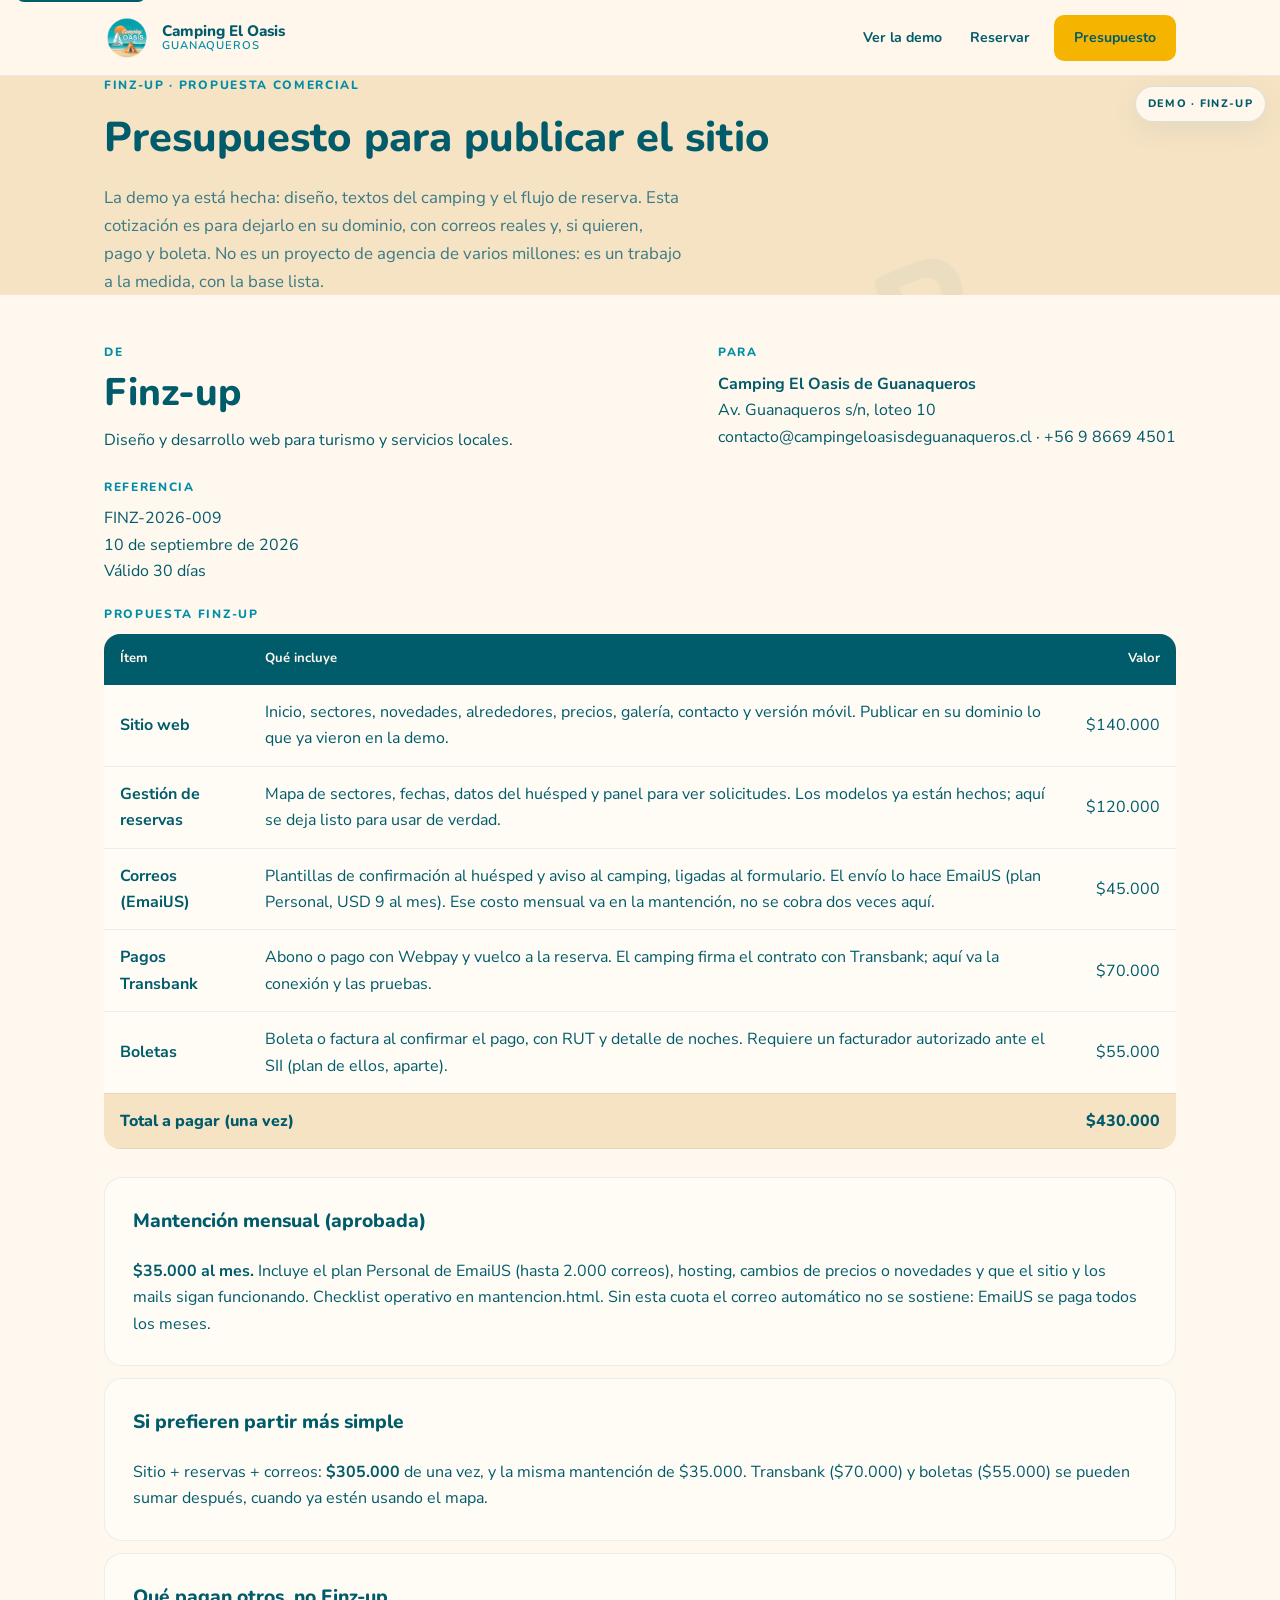
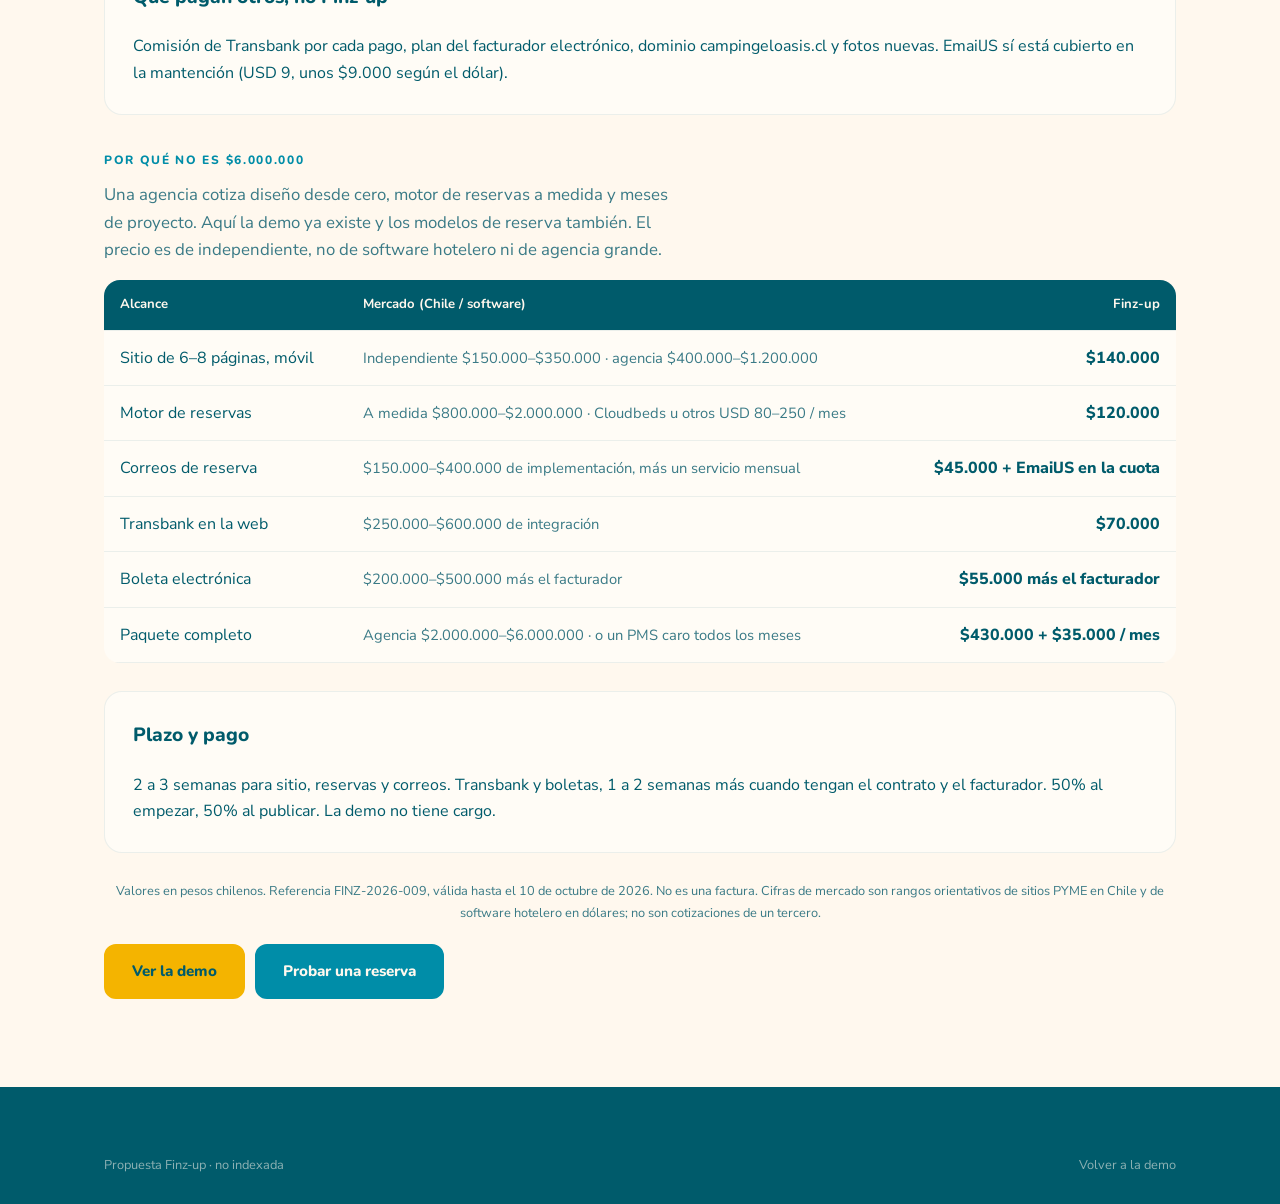
<file: presupuesto.html>
<!DOCTYPE html>
<html lang="es">
<head>
  <meta charset="UTF-8" />
  <meta name="viewport" content="width=device-width, initial-scale=1.0, viewport-fit=cover" />
  <meta name="theme-color" content="#005B6B" />
  <title>Presupuesto — Finz-up para Camping El Oasis</title>
  <meta name="description" content="Propuesta comercial de Finz-up: sitio web, reservas, EmailJS, Transbank y boletas para Camping El Oasis de Guanaqueros." />
  <meta name="robots" content="noindex, nofollow" />
  <link rel="icon" href="img/logo.png" />
  <link rel="preconnect" href="https://fonts.googleapis.com" />
  <link rel="preconnect" href="https://fonts.gstatic.com" crossorigin />
  <link href="https://fonts.googleapis.com/css2?family=Caveat:wght@600;700&family=Nunito+Sans:ital,wght@0,400;0,500;0,600;0,700;1,400&family=Nunito:wght@600;700;800&display=swap" rel="stylesheet" />
  <link rel="stylesheet" href="css/styles.css" />
</head>
<body>
  <a class="skip-link" href="#contenido">Ir al contenido</a>

  <header class="nav">
    <div class="wrap nav__inner">
      <a class="nav__logo" href="index.html">
        <img src="img/logo.png" alt="Camping El Oasis" width="48" height="48" />
        <span class="nav__name">Camping El Oasis<small>Guanaqueros</small></span>
      </a>
      <nav id="navLinks" class="nav__links">
        <a href="index.html">Ver la demo</a>
        <a href="reservar.html">Reservar</a>
        <a class="btn btn--sol" href="presupuesto.html" aria-current="page">Presupuesto</a>
      </nav>
      <button class="nav__burger" id="burger" type="button" aria-label="Abrir menú" aria-expanded="false" aria-controls="navLinks">
        <span></span><span></span><span></span>
      </button>
    </div>
  </header>

  <main id="contenido">
    <div class="wrap page-hero">
      <p class="kicker">Finz-up · propuesta comercial</p>
      <h1>Presupuesto para publicar el sitio</h1>
      <p class="lede">La demo ya está hecha: diseño, textos del camping y el flujo de reserva. Esta cotización es para dejarlo en su dominio, con correos reales y, si quieren, pago y boleta. No es un proyecto de agencia de varios millones: es un trabajo a la medida, con la base lista.</p>
    </div>

    <section class="section section--crema" style="padding-top:8px;">
      <div class="wrap">
        <div class="quote-head">
          <div>
            <p class="kicker">De</p>
            <h2>Finz-up</h2>
            <p>Diseño y desarrollo web para turismo y servicios locales.</p>
          </div>
          <div>
            <p class="kicker">Para</p>
            <p><strong>Camping El Oasis de Guanaqueros</strong><br />Av. Guanaqueros s/n, loteo 10<br />contacto@campingeloasisdeguanaqueros.cl · +56 9 8669 4501</p>
          </div>
          <div>
            <p class="kicker">Referencia</p>
            <p>FINZ-2026-009<br />10 de septiembre de 2026<br />Válido 30 días</p>
          </div>
        </div>

        <p class="kicker" style="margin-bottom:10px;">Propuesta Finz-up</p>
        <div style="overflow-x:auto;">
          <table class="quote-table">
            <thead>
              <tr>
                <th>Ítem</th>
                <th>Qué incluye</th>
                <th>Valor</th>
              </tr>
            </thead>
            <tbody>
              <tr>
                <td><strong>Sitio web</strong></td>
                <td>Inicio, sectores, novedades, alrededores, precios, galería, contacto y versión móvil. Publicar en su dominio lo que ya vieron en la demo.</td>
                <td>$140.000</td>
              </tr>
              <tr>
                <td><strong>Gestión de reservas</strong></td>
                <td>Mapa de sectores, fechas, datos del huésped y panel para ver solicitudes. Los modelos ya están hechos; aquí se deja listo para usar de verdad.</td>
                <td>$120.000</td>
              </tr>
              <tr>
                <td><strong>Correos (EmailJS)</strong></td>
                <td>Plantillas de confirmación al huésped y aviso al camping, ligadas al formulario. El envío lo hace <a href="https://www.emailjs.com/pricing/" target="_blank" rel="noopener">EmailJS</a> (plan Personal, USD 9 al mes). Ese costo mensual va en la mantención, no se cobra dos veces aquí.</td>
                <td>$45.000</td>
              </tr>
              <tr>
                <td><strong>Pagos Transbank</strong></td>
                <td>Abono o pago con Webpay y vuelco a la reserva. El camping firma el contrato con Transbank; aquí va la conexión y las pruebas.</td>
                <td>$70.000</td>
              </tr>
              <tr>
                <td><strong>Boletas</strong></td>
                <td>Boleta o factura al confirmar el pago, con RUT y detalle de noches. Requiere un facturador autorizado ante el SII (plan de ellos, aparte).</td>
                <td>$55.000</td>
              </tr>
            </tbody>
            <tfoot>
              <tr>
                <td colspan="2">Total a pagar (una vez)</td>
                <td>$430.000</td>
              </tr>
            </tfoot>
          </table>
        </div>

        <div class="quote-notes">
          <article class="card">
            <h3>Mantención mensual (aprobada)</h3>
            <p><strong>$35.000 al mes.</strong> Incluye el plan Personal de EmailJS (hasta 2.000 correos), hosting, cambios de precios o novedades y que el sitio y los mails sigan funcionando. Checklist operativo en <a href="mantencion.html">mantencion.html</a>. Sin esta cuota el correo automático no se sostiene: EmailJS se paga todos los meses.</p>
          </article>
          <article class="card">
            <h3>Si prefieren partir más simple</h3>
            <p>Sitio + reservas + correos: <strong>$305.000</strong> de una vez, y la misma mantención de $35.000. Transbank ($70.000) y boletas ($55.000) se pueden sumar después, cuando ya estén usando el mapa.</p>
          </article>
          <article class="card">
            <h3>Qué pagan otros, no Finz-up</h3>
            <p>Comisión de Transbank por cada pago, plan del facturador electrónico, dominio campingeloasis.cl y fotos nuevas. EmailJS sí está cubierto en la mantención (USD 9, unos $9.000 según el dólar).</p>
          </article>
        </div>

        <p class="kicker" style="margin:36px 0 10px;">Por qué no es $6.000.000</p>
        <p class="lede" style="margin-bottom:16px;">Una agencia cotiza diseño desde cero, motor de reservas a medida y meses de proyecto. Aquí la demo ya existe y los modelos de reserva también. El precio es de independiente, no de software hotelero ni de agencia grande.</p>
        <div style="overflow-x:auto;">
          <table class="quote-table quote-table--compare">
            <thead>
              <tr>
                <th>Alcance</th>
                <th>Mercado (Chile / software)</th>
                <th>Finz-up</th>
              </tr>
            </thead>
            <tbody>
              <tr>
                <td>Sitio de 6–8 páginas, móvil</td>
                <td>Independiente $150.000–$350.000 · agencia $400.000–$1.200.000</td>
                <td>$140.000</td>
              </tr>
              <tr>
                <td>Motor de reservas</td>
                <td>A medida $800.000–$2.000.000 · Cloudbeds u otros USD 80–250 / mes</td>
                <td>$120.000</td>
              </tr>
              <tr>
                <td>Correos de reserva</td>
                <td>$150.000–$400.000 de implementación, más un servicio mensual</td>
                <td>$45.000 + EmailJS en la cuota</td>
              </tr>
              <tr>
                <td>Transbank en la web</td>
                <td>$250.000–$600.000 de integración</td>
                <td>$70.000</td>
              </tr>
              <tr>
                <td>Boleta electrónica</td>
                <td>$200.000–$500.000 más el facturador</td>
                <td>$55.000 más el facturador</td>
              </tr>
              <tr>
                <td>Paquete completo</td>
                <td>Agencia $2.000.000–$6.000.000 · o un PMS caro todos los meses</td>
                <td>$430.000 + $35.000 / mes</td>
              </tr>
            </tbody>
          </table>
        </div>

        <div class="quote-notes">
          <article class="card">
            <h3>Plazo y pago</h3>
            <p>2 a 3 semanas para sitio, reservas y correos. Transbank y boletas, 1 a 2 semanas más cuando tengan el contrato y el facturador. 50% al empezar, 50% al publicar. La demo no tiene cargo.</p>
          </article>
        </div>

        <p class="help" style="margin-top:28px;">Valores en pesos chilenos. Referencia FINZ-2026-009, válida hasta el 10 de octubre de 2026. No es una factura. Cifras de mercado son rangos orientativos de sitios PYME en Chile y de software hotelero en dólares; no son cotizaciones de un tercero.</p>
        <p style="margin-top:20px;display:flex;gap:10px;flex-wrap:wrap;">
          <a class="btn btn--sol" href="index.html">Ver la demo</a>
          <a class="btn btn--oceano" href="reservar.html">Probar una reserva</a>
        </p>
      </div>
    </section>
  </main>

  <footer class="footer">
    <div class="wrap">
      <div class="footer__bottom">
        <span>Propuesta Finz-up · no indexada</span>
        <a href="index.html">Volver a la demo</a>
      </div>
    </div>
  </footer>

  <a class="finz-badge" href="presupuesto.html">Demo · Finz-up</a>
  <div class="finz-water" aria-hidden="true">FINZ-UP</div>
  <script src="js/main.js"></script>
</body>
</html>
</file>
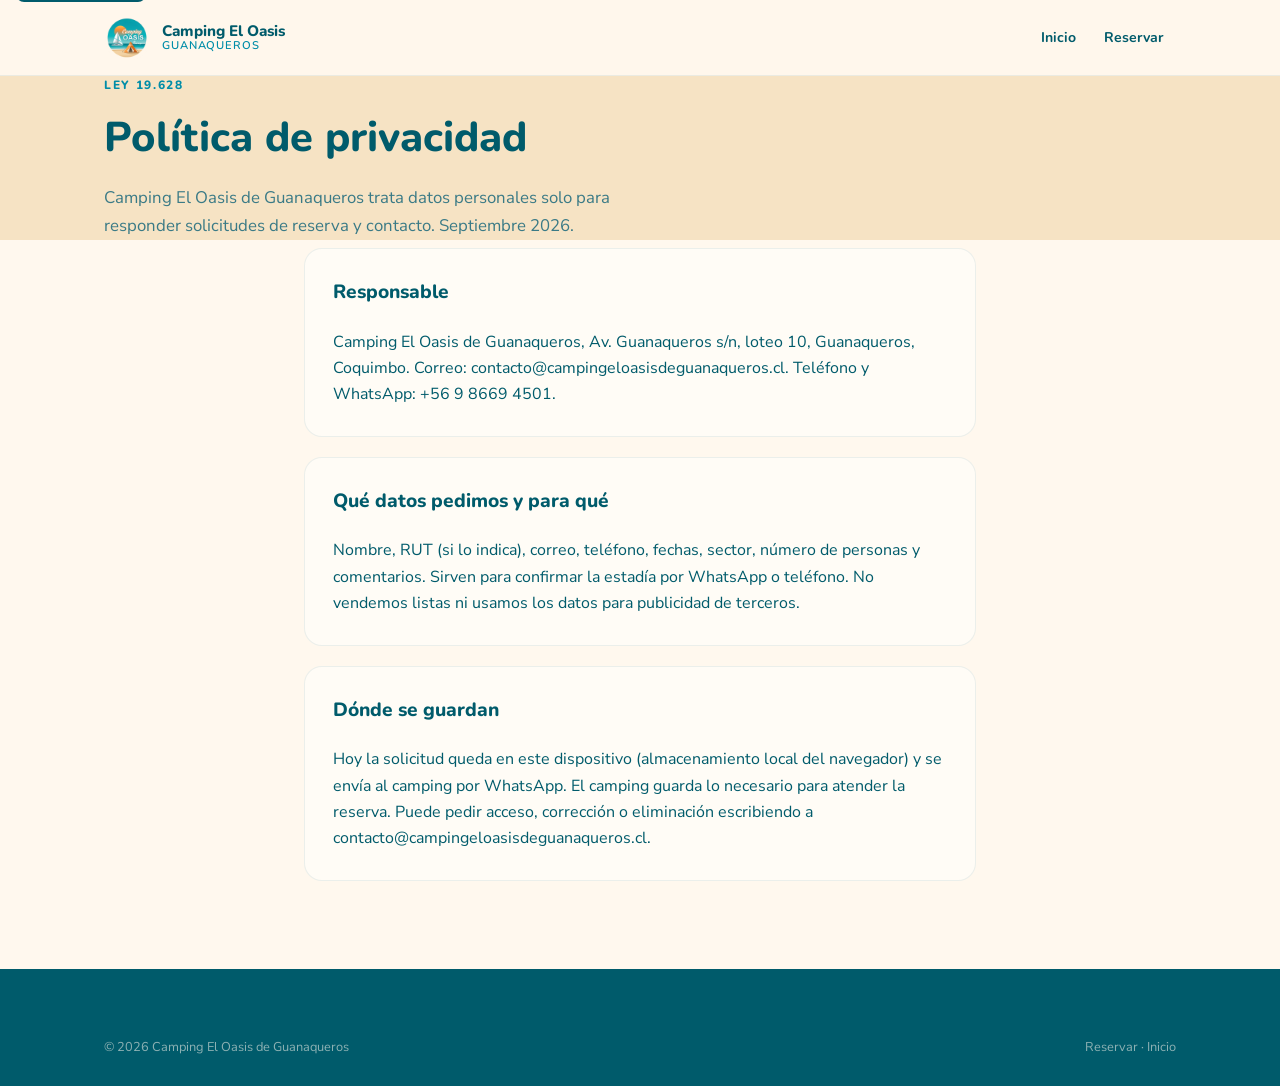
<file: privacy.html>
<!DOCTYPE html>
<html lang="es-CL">
<head>
  <meta charset="UTF-8" />
  <meta name="viewport" content="width=device-width, initial-scale=1.0, viewport-fit=cover" />
  <meta name="theme-color" content="#005B6B" />
  <title>Política de privacidad — Camping El Oasis</title>
  <meta name="description" content="Cómo Camping El Oasis de Guanaqueros trata nombre, RUT, correo y teléfono al solicitar una reserva." />
  <meta name="robots" content="index, follow" />
  <link rel="canonical" href="https://campingeloasisdeguanaqueros.cl/privacy.html" />
  <link rel="icon" href="img/logo.png" />
  <link rel="preconnect" href="https://fonts.googleapis.com" />
  <link rel="preconnect" href="https://fonts.gstatic.com" crossorigin />
  <link href="https://fonts.googleapis.com/css2?family=Caveat:wght@600;700&family=Nunito+Sans:ital,wght@0,400;0,500;0,600;0,700;1,400&family=Nunito:wght@600;700;800&display=swap" rel="stylesheet" />
  <link rel="stylesheet" href="css/styles.css" />
</head>
<body>
  <a class="skip-link" href="#contenido">Ir al contenido</a>
  <header class="nav">
    <div class="wrap nav__inner">
      <a class="nav__logo" href="index.html">
        <img src="img/logo.png" alt="Camping El Oasis" width="48" height="48" />
        <span class="nav__name">Camping El Oasis<small>Guanaqueros</small></span>
      </a>
      <nav class="nav__links">
        <a href="index.html">Inicio</a>
        <a href="reservar.html">Reservar</a>
      </nav>
    </div>
  </header>

  <main id="contenido">
    <div class="wrap page-hero">
      <p class="kicker">Ley 19.628</p>
      <h1>Política de privacidad</h1>
      <p class="lede">Camping El Oasis de Guanaqueros trata datos personales solo para responder solicitudes de reserva y contacto. Septiembre 2026.</p>
    </div>
    <section class="section section--crema" style="padding-top:8px;">
      <div class="wrap" style="display:grid;gap:20px;max-width:720px;">
        <article class="card">
          <h3>Responsable</h3>
          <p>Camping El Oasis de Guanaqueros, Av. Guanaqueros s/n, loteo 10, Guanaqueros, Coquimbo. Correo: contacto@campingeloasisdeguanaqueros.cl. Teléfono y WhatsApp: +56 9 8669 4501.</p>
        </article>
        <article class="card">
          <h3>Qué datos pedimos y para qué</h3>
          <p>Nombre, RUT (si lo indica), correo, teléfono, fechas, sector, número de personas y comentarios. Sirven para confirmar la estadía por WhatsApp o teléfono. No vendemos listas ni usamos los datos para publicidad de terceros.</p>
        </article>
        <article class="card">
          <h3>Dónde se guardan</h3>
          <p>Hoy la solicitud queda en este dispositivo (almacenamiento local del navegador) y se envía al camping por WhatsApp. El camping guarda lo necesario para atender la reserva. Puede pedir acceso, corrección o eliminación escribiendo a contacto@campingeloasisdeguanaqueros.cl.</p>
        </article>
      </div>
    </section>
  </main>
  <footer class="footer">
    <div class="wrap">
      <div class="footer__bottom">
        <span>© 2026 Camping El Oasis de Guanaqueros</span>
        <span><a href="reservar.html">Reservar</a> · <a href="index.html">Inicio</a></span>
      </div>
    </div>
  </footer>
</body>
</html>
</file>
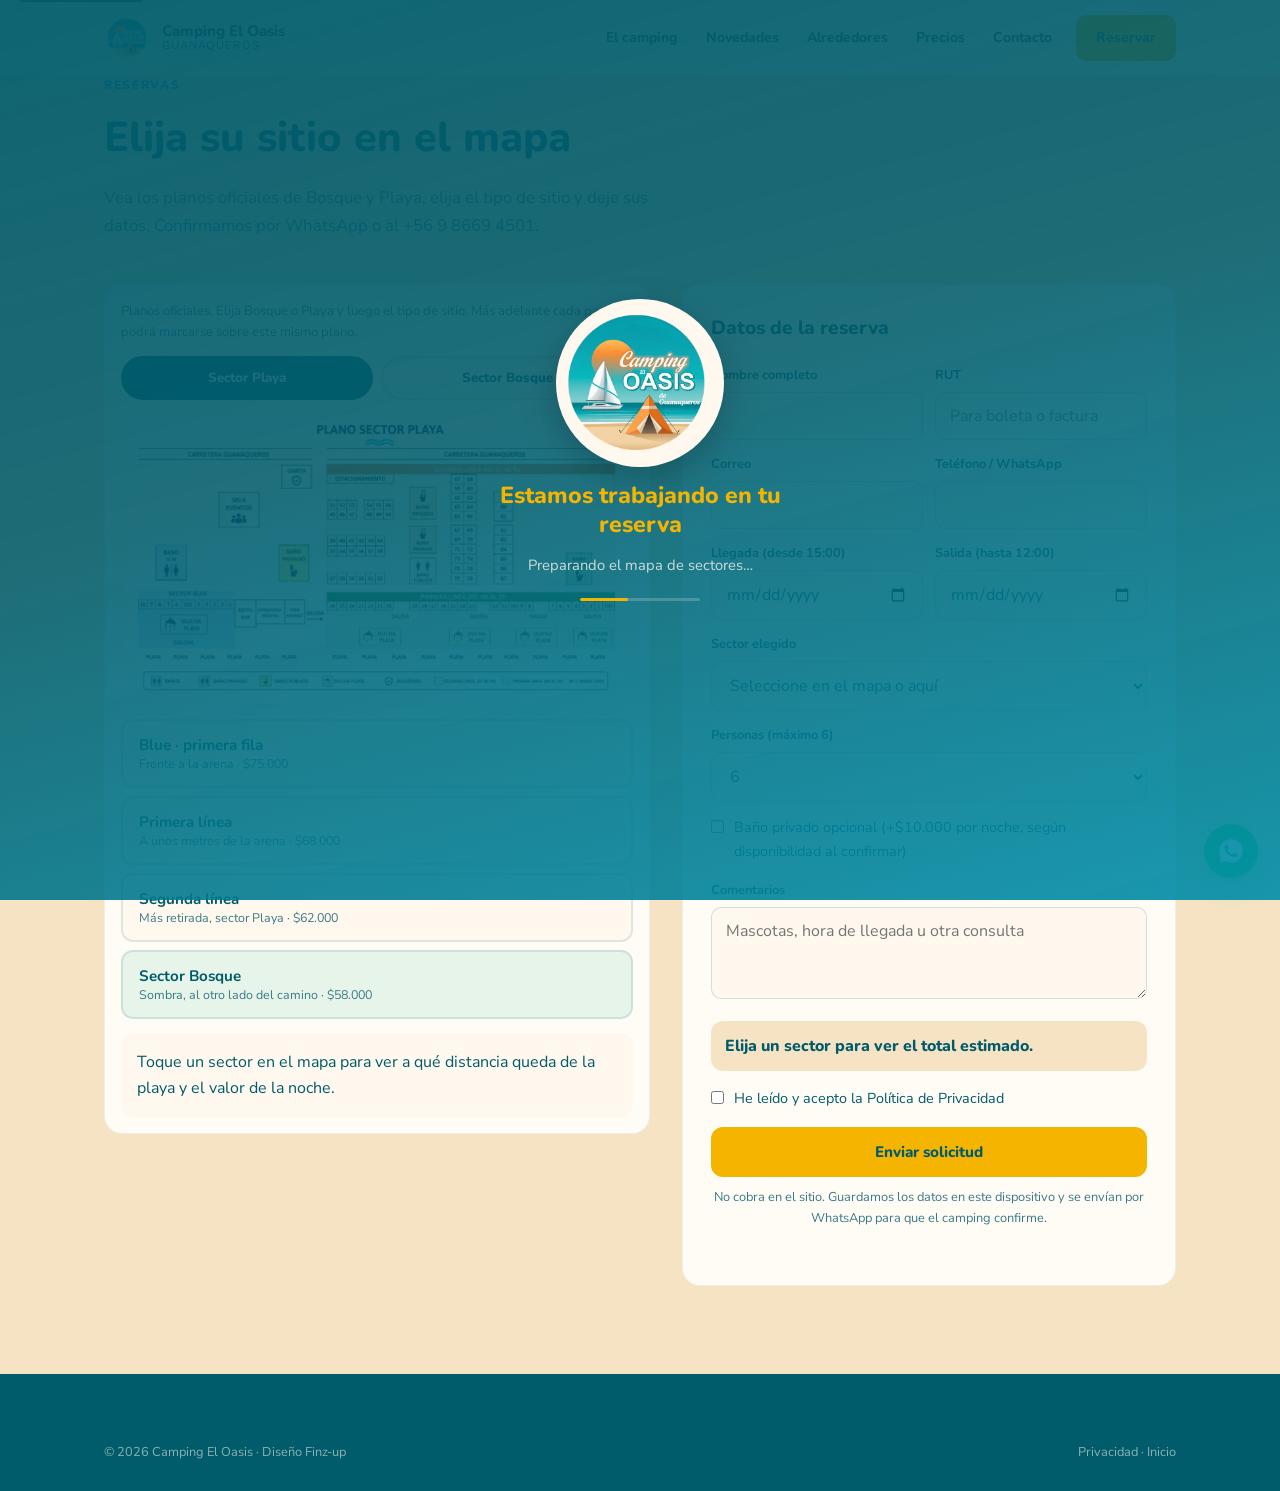
<file: reservar.html>
<!DOCTYPE html>
<html lang="es-CL">
<head>
  <meta charset="UTF-8" />
  <meta name="viewport" content="width=device-width, initial-scale=1.0, viewport-fit=cover" />
  <meta name="theme-color" content="#005B6B" />
  <title>Reservar sitio — Camping El Oasis</title>
  <meta name="description" content="Elija sector Bosque o Playa en el mapa, indique fechas y envíe su solicitud de reserva en Camping El Oasis de Guanaqueros." />
  <link rel="canonical" href="https://campingeloasisdeguanaqueros.cl/reservar.html" />
  <link rel="icon" href="img/logo.png" />
  <meta property="og:type" content="website" />
  <meta property="og:title" content="Reservar sitio — Camping El Oasis" />
  <meta property="og:description" content="Elija sector Bosque o Playa en el mapa oficial y envíe su solicitud por WhatsApp." />
  <meta property="og:url" content="https://campingeloasisdeguanaqueros.cl/reservar.html" />
  <meta property="og:locale" content="es_CL" />
  <meta property="og:image" content="https://campingeloasisdeguanaqueros.cl/img/plano-playa.jpg" />
  <link rel="preconnect" href="https://fonts.googleapis.com" />
  <link rel="preconnect" href="https://fonts.gstatic.com" crossorigin />
  <link href="https://fonts.googleapis.com/css2?family=Caveat:wght@600;700&family=Nunito+Sans:ital,wght@0,400;0,500;0,600;0,700;1,400&family=Nunito:wght@600;700;800&display=swap" rel="stylesheet" />
  <link rel="stylesheet" href="css/styles.css" />
</head>
<body class="has-dock is-loading-reserva">
  <div class="reserva-loader" id="reservaLoader" role="status" aria-live="polite" aria-busy="true">
    <div class="reserva-loader__inner">
      <img src="img/logo.png" alt="" width="160" height="160" />
      <p class="reserva-loader__title">Estamos trabajando en tu reserva</p>
      <p class="reserva-loader__sub">Preparando el mapa de sectores…</p>
      <span class="reserva-loader__bar" aria-hidden="true"></span>
    </div>
  </div>

  <a class="skip-link" href="#contenido">Ir al contenido</a>

  <header class="nav">
    <div class="wrap nav__inner">
      <a class="nav__logo" href="index.html">
        <img src="img/logo.png" alt="Camping El Oasis" width="48" height="48" />
        <span class="nav__name">Camping El Oasis<small>Guanaqueros</small></span>
      </a>
      <nav id="navLinks" class="nav__links">
        <a href="index.html#camping">El camping</a>
        <a href="index.html#novedades">Novedades</a>
        <a href="index.html#alrededores">Alrededores</a>
        <a href="index.html#precios">Precios</a>
        <a href="index.html#contacto">Contacto</a>
        <a class="btn btn--sol" href="reservar.html" aria-current="page">Reservar</a>
      </nav>
      <button class="nav__burger" id="burger" type="button" aria-label="Abrir menú" aria-expanded="false" aria-controls="navLinks">
        <span></span><span></span><span></span>
      </button>
    </div>
  </header>

  <main id="contenido">
    <div class="wrap page-hero">
      <p class="kicker">Reservas</p>
      <h1>Elija su sitio en el mapa</h1>
      <p class="lede">Vea los planos oficiales de Bosque y Playa, elija el tipo de sitio y deje sus datos. Confirmamos por WhatsApp o al +56 9 8669 4501.</p>
    </div>

    <section class="section" style="padding-top:12px;">
      <div class="wrap reserva-layout">
        <div>
          <div class="camp-map" data-map-root>
            <p class="camp-map__legend">Planos oficiales. Elija Bosque o Playa y luego el tipo de sitio. Más adelante cada parcela podrá marcarse sobre este mismo plano.</p>
            <div class="camp-maps__tabs" role="tablist" aria-label="Planos del camping">
              <button type="button" role="tab" id="tab-playa" data-map-tab="playa" aria-selected="true" aria-controls="panel-playa">Sector Playa</button>
              <button type="button" role="tab" id="tab-bosque" data-map-tab="bosque" aria-selected="false" aria-controls="panel-bosque">Sector Bosque</button>
            </div>
            <figure class="camp-maps__panel is-on" id="panel-playa" data-map-panel="playa" role="tabpanel" aria-labelledby="tab-playa">
              <img src="img/plano-playa.jpg" alt="Plano oficial del sector Playa: Blue, primera y segunda línea, duchas y baños" width="1400" height="900" decoding="async" fetchpriority="high" sizes="(min-width: 900px) 52vw, 100vw" />
            </figure>
            <figure class="camp-maps__panel" id="panel-bosque" data-map-panel="bosque" role="tabpanel" aria-labelledby="tab-bosque" hidden>
              <img src="img/plano-bosque.png" alt="Plano oficial del sector Bosque: sitios, lavaderos, baños, pérgola y recepción" width="1400" height="1000" decoding="async" loading="lazy" sizes="(min-width: 900px) 52vw, 100vw" />
            </figure>
            <div class="camp-map__tipos" role="group" aria-label="Tipo de sitio">
              <button type="button" data-sitio="playa-blue" aria-pressed="false">
                <strong>Blue · primera fila</strong>
                <small>Frente a la arena · $75.000</small>
              </button>
              <button type="button" data-sitio="playa-primera" aria-pressed="false">
                <strong>Primera línea</strong>
                <small>A unos metros de la arena · $68.000</small>
              </button>
              <button type="button" data-sitio="playa-segunda" aria-pressed="false">
                <strong>Segunda línea</strong>
                <small>Más retirada, sector Playa · $62.000</small>
              </button>
              <button type="button" data-sitio="bosque" aria-pressed="false">
                <strong>Sector Bosque</strong>
                <small>Sombra, al otro lado del camino · $58.000</small>
              </button>
            </div>
            <div class="sitio-info" id="sitioInfo"></div>
          </div>
        </div>

        <form class="card" id="formReserva">
          <h3>Datos de la reserva</h3>
          <div class="row-2">
            <div class="field">
              <label for="r-nombre">Nombre completo</label>
              <input id="r-nombre" name="nombre" type="text" autocomplete="name" required />
            </div>
            <div class="field">
              <label for="r-rut">RUT</label>
              <input id="r-rut" name="rut" type="text" autocomplete="off" placeholder="Para boleta o factura" />
            </div>
          </div>
          <div class="row-2">
            <div class="field">
              <label for="r-email">Correo</label>
              <input id="r-email" name="email" type="email" autocomplete="email" required />
            </div>
            <div class="field">
              <label for="r-tel">Teléfono / WhatsApp</label>
              <input id="r-tel" name="telefono" type="tel" autocomplete="tel" required />
            </div>
          </div>
          <div class="row-2">
            <div class="field">
              <label for="r-llegada">Llegada (desde 15:00)</label>
              <input id="r-llegada" name="llegada" type="date" required />
            </div>
            <div class="field">
              <label for="r-salida">Salida (hasta 12:00)</label>
              <input id="r-salida" name="salida" type="date" required />
            </div>
          </div>
          <div class="field">
            <label for="r-sector">Sector elegido</label>
            <select id="r-sector" name="sector" required>
              <option value="">Seleccione en el mapa o aquí</option>
              <option value="playa-blue">Blue · primera fila — $75.000</option>
              <option value="playa-primera">Primera línea — $68.000</option>
              <option value="playa-segunda">Segunda línea — $62.000</option>
              <option value="bosque">Bosque — $58.000</option>
            </select>
          </div>
          <div class="field">
            <label for="r-personas">Personas (máximo 6)</label>
            <select id="r-personas" name="personas">
              <option>1</option>
              <option>2</option>
              <option>3</option>
              <option>4</option>
              <option>5</option>
              <option selected>6</option>
            </select>
          </div>
          <label class="check">
            <input id="r-bano" name="bano" type="checkbox" />
            <span>Baño privado opcional (+$10.000 por noche, según disponibilidad al confirmar)</span>
          </label>
          <div class="field">
            <label for="r-notas">Comentarios</label>
            <textarea id="r-notas" name="notas" rows="3" placeholder="Mascotas, hora de llegada u otra consulta"></textarea>
          </div>
          <p class="reserva-total" id="reservaTotal"></p>
          <label class="check">
            <input id="r-privacidad" name="privacidad" type="checkbox" required />
            <span>He leído y acepto la <a href="privacy.html">Política de Privacidad</a></span>
          </label>
          <p class="help" id="privacidadError" role="alert" hidden>Marque la casilla de privacidad para enviar la solicitud.</p>
          <button class="btn btn--sol btn--full" type="submit">Enviar solicitud</button>
          <p class="help">No cobra en el sitio. Guardamos los datos en este dispositivo y se envían por WhatsApp para que el camping confirme.</p>
          <p class="reserva-status" id="reservaStatus" role="status"></p>
        </form>
      </div>
    </section>
  </main>

  <footer class="footer">
    <div class="wrap">
      <div class="footer__bottom">
        <span>© 2026 Camping El Oasis · Diseño Finz-up</span>
        <span><a href="privacy.html">Privacidad</a> · <a href="index.html">Inicio</a></span>
      </div>
    </div>
  </footer>

  <nav class="dock" aria-label="Navegación principal">
    <a href="index.html">Inicio</a>
    <a href="index.html#novedades">Novedades</a>
    <a href="index.html#alrededores">Alrededores</a>
    <a href="reservar.html" aria-current="page">Reservar</a>
  </nav>

  <a class="wa" href="https://wa.me/56986694501" target="_blank" rel="noopener" aria-label="Contactar por WhatsApp">
    <svg viewBox="0 0 24 24" fill="currentColor" aria-hidden="true"><path d="M12.04 2a9.9 9.9 0 0 0-8.5 14.9L2 22l5.25-1.48A9.9 9.9 0 1 0 12.04 2zm5.76 14.16c-.24.68-1.4 1.24-1.93 1.32-.5.07-1.13.1-1.82-.11-.42-.13-.96-.31-1.65-.6-2.9-1.25-4.78-4.16-4.93-4.36-.14-.2-1.18-1.57-1.18-3 0-1.42.74-2.12 1-2.41.25-.29.55-.36.73-.36h.53c.17 0 .4-.06.62.47.24.58.8 2 .87 2.14.07.14.12.3.02.49-.1.2-.15.32-.3.5-.14.17-.3.38-.43.51-.14.14-.29.3-.12.58.16.29.73 1.2 1.57 1.95 1.08.95 1.99 1.25 2.28 1.39.29.14.46.12.63-.07.17-.2.73-.85.93-1.14.2-.29.4-.24.67-.14.27.1 1.71.8 2 .95.29.14.48.22.55.34.07.12.07.7-.17 1.38z"/></svg>
  </a>

  <script src="js/sitios.js"></script>
  <script src="js/mapas.js"></script>
  <script src="js/main.js"></script>
  <script src="js/reserva.js"></script>
</body>
</html>
</file>
<file: css/styles.css>
/* Camping El Oasis — tokens de marca */

:root {
  --arena: #F6E3C4;
  --crema: #FFF8EE;
  --oceano: #008DA8;
  --oceano-oscuro: #00728A;
  --profundo: #005B6B;
  --salvia: #6DAF7B;
  --terracota: #E76F51;
  --sol: #F4B400;
  --sol-oscuro: #D49C00;
  --coral: #FF7F6E;
  --blanco: #FFFcf6;
  --texto: #005B6B;
  --texto-suave: #3A7A86;

  --font-display: "Nunito", system-ui, sans-serif;
  --font-body: "Nunito Sans", system-ui, sans-serif;
  --font-script: "Caveat", cursive;

  --max: 1120px;
  --nav-h: 76px;
  --radius: 14px;
  --shadow: 0 8px 28px rgba(0, 91, 107, 0.08);
  --ease: 0.2s ease;
}

*,
*::before,
*::after {
  box-sizing: border-box;
  margin: 0;
  padding: 0;
}

html {
  scroll-behavior: smooth;
  scroll-padding-top: calc(var(--nav-h) + 12px);
}

body {
  font-family: var(--font-body);
  background: var(--arena);
  color: var(--texto);
  line-height: 1.65;
  -webkit-font-smoothing: antialiased;
}

img {
  display: block;
  max-width: 100%;
  height: auto;
}

a {
  color: inherit;
  text-decoration: none;
}

ul {
  list-style: none;
}

button,
input,
select,
textarea {
  font-family: inherit;
}

button {
  cursor: pointer;
  border: none;
  background: none;
}

:focus-visible {
  outline: 3px solid var(--sol);
  outline-offset: 3px;
}

.skip-link {
  position: absolute;
  left: 16px;
  top: -40px;
  z-index: 200;
  background: var(--profundo);
  color: var(--crema);
  padding: 8px 14px;
  border-radius: 8px;
}

.skip-link:focus {
  top: 12px;
}

.wrap {
  width: 100%;
  max-width: var(--max);
  margin-inline: auto;
  padding-inline: 24px;
}

/* —— Botones (CTA = Amarillo Sol) —— */
.btn {
  display: inline-flex;
  align-items: center;
  justify-content: center;
  gap: 8px;
  font-family: var(--font-display);
  font-size: 0.95rem;
  font-weight: 800;
  padding: 13px 26px;
  border-radius: 12px;
  border: 2px solid transparent;
  transition: transform var(--ease), background var(--ease), border-color var(--ease);
}

.btn:hover {
  transform: translateY(-1px);
}

.btn--sol {
  background: var(--sol);
  color: var(--profundo);
  border-color: var(--sol);
}

.btn--sol:hover {
  background: var(--sol-oscuro);
  border-color: var(--sol-oscuro);
}

.btn--oceano {
  background: var(--oceano);
  color: var(--crema);
  border-color: var(--oceano);
}

.btn--oceano:hover {
  background: var(--oceano-oscuro);
}

.btn--ghost {
  background: transparent;
  color: var(--crema);
  border-color: rgba(255, 248, 238, 0.55);
}

.btn--ghost:hover {
  background: rgba(255, 248, 238, 0.12);
}

.btn--linea {
  background: transparent;
  color: var(--oceano);
  border-color: var(--oceano);
}

.btn--linea:hover {
  background: var(--oceano);
  color: var(--crema);
}

.btn--full {
  width: 100%;
}

/* —— Nav —— */
.nav {
  position: sticky;
  top: 0;
  z-index: 80;
  height: var(--nav-h);
  background: rgba(255, 248, 238, 0.94);
  backdrop-filter: blur(12px);
  border-bottom: 1px solid rgba(0, 91, 107, 0.08);
}

.nav__inner {
  display: flex;
  align-items: center;
  justify-content: space-between;
  height: var(--nav-h);
  gap: 16px;
}

.nav__logo {
  display: flex;
  align-items: center;
  gap: 10px;
  min-width: 0;
}

.nav__logo img {
  width: 48px;
  height: 48px;
  object-fit: contain;
}

.nav__name {
  font-family: var(--font-display);
  font-weight: 800;
  font-size: 0.95rem;
  line-height: 1.15;
  color: var(--profundo);
}

.nav__name small {
  display: block;
  font-size: 0.7rem;
  font-weight: 600;
  letter-spacing: 0.08em;
  text-transform: uppercase;
  color: var(--oceano);
}

.nav__links {
  display: flex;
  align-items: center;
  gap: 4px;
}

.nav__links a {
  font-family: var(--font-display);
  font-size: 0.88rem;
  font-weight: 700;
  color: var(--profundo);
  padding: 8px 12px;
  border-radius: 10px;
}

.nav__links a:hover {
  color: var(--oceano);
}

.nav__links .btn {
  margin-left: 8px;
  padding: 9px 18px;
}

.nav__burger {
  display: none;
  width: 42px;
  height: 42px;
  flex-direction: column;
  justify-content: center;
  align-items: center;
  gap: 5px;
  border-radius: 10px;
}

.nav__burger span {
  display: block;
  width: 20px;
  height: 2px;
  background: var(--profundo);
  border-radius: 2px;
}

@media (max-width: 880px) {
  .nav__burger {
    display: flex;
  }

  .nav__links {
    display: none;
    position: absolute;
    top: var(--nav-h);
    left: 0;
    right: 0;
    flex-direction: column;
    align-items: stretch;
    gap: 4px;
    padding: 12px 24px 20px;
    background: var(--crema);
    border-bottom: 1px solid rgba(0, 91, 107, 0.08);
    box-shadow: var(--shadow);
  }

  .nav__links.is-open {
    display: flex;
  }

  .nav__links .btn {
    margin: 8px 0 0;
  }
}

/* —— Hero —— */
.hero {
  position: relative;
  min-height: calc(100svh - var(--nav-h));
  display: grid;
  align-items: end;
  color: var(--crema);
  background:
    linear-gradient(180deg, rgba(0, 91, 107, 0.12) 0%, rgba(0, 91, 107, 0.45) 45%, rgba(0, 91, 107, 0.82) 100%),
    url("../img/galeria-01.jpg") center / cover no-repeat;
}

.hero__content {
  position: relative;
  z-index: 1;
  padding: 72px 0 80px;
  max-width: 720px;
}

.hero__script {
  font-family: var(--font-script);
  font-size: clamp(1.7rem, 3vw, 2.3rem);
  font-weight: 600;
  color: var(--sol);
  line-height: 1.1;
  margin-bottom: 10px;
}

.hero__place {
  font-family: var(--font-display);
  font-size: 0.78rem;
  font-weight: 800;
  letter-spacing: 0.16em;
  text-transform: uppercase;
  color: var(--arena);
  margin-bottom: 14px;
}

.hero h1 {
  font-family: var(--font-display);
  font-size: clamp(2.4rem, 6vw, 4.2rem);
  font-weight: 800;
  line-height: 0.95;
  letter-spacing: -0.03em;
  margin-bottom: 18px;
}

.hero__lead {
  font-size: 1.08rem;
  color: rgba(255, 248, 238, 0.88);
  max-width: 48ch;
  margin-bottom: 28px;
}

.hero__actions {
  display: flex;
  flex-wrap: wrap;
  gap: 12px;
}

.hero__values {
  display: flex;
  flex-wrap: wrap;
  gap: 10px 22px;
  margin-top: 36px;
  font-family: var(--font-display);
  font-size: 0.75rem;
  font-weight: 800;
  letter-spacing: 0.14em;
  text-transform: uppercase;
  color: var(--arena);
}

/* —— Secciones —— */
.section {
  padding: 88px 0;
}

.section--crema {
  background: var(--crema);
}

.section--arena {
  background: var(--arena);
}

.section--oceano {
  background: var(--oceano);
  color: var(--crema);
}

.kicker {
  font-family: var(--font-display);
  font-size: 0.75rem;
  font-weight: 800;
  letter-spacing: 0.14em;
  text-transform: uppercase;
  color: var(--oceano);
  margin-bottom: 8px;
}

.section--oceano .kicker {
  color: var(--arena);
}

h2 {
  font-family: var(--font-display);
  font-size: clamp(1.7rem, 3.4vw, 2.4rem);
  font-weight: 800;
  line-height: 1.15;
  color: var(--profundo);
  margin-bottom: 12px;
}

.section--oceano h2 {
  color: var(--crema);
}

.lede {
  font-size: 1.05rem;
  color: var(--texto-suave);
  max-width: 58ch;
}

.section--oceano .lede {
  color: rgba(255, 248, 238, 0.82);
}

/* —— El camping —— */
.intro {
  display: grid;
  grid-template-columns: 1.1fr 0.9fr;
  gap: 56px;
  align-items: start;
}

.intro p + p {
  margin-top: 16px;
}

.facts {
  display: grid;
  gap: 14px;
}

.fact {
  background: var(--blanco);
  border-radius: var(--radius);
  padding: 18px 20px;
  border: 1px solid rgba(0, 141, 168, 0.12);
}

.fact strong {
  display: block;
  font-family: var(--font-display);
  font-size: 1.35rem;
  font-weight: 800;
  color: var(--oceano);
  line-height: 1.1;
}

.fact span {
  font-size: 0.88rem;
  color: var(--texto-suave);
}

@media (max-width: 800px) {
  .intro {
    grid-template-columns: 1fr;
    gap: 32px;
  }
}

/* —— Sectores —— */
.sitios-grid {
  display: grid;
  grid-template-columns: 1fr 1fr;
  gap: 24px;
  margin-top: 40px;
}

.sitio {
  background: var(--blanco);
  border-radius: 18px;
  overflow: hidden;
  border: 1px solid rgba(0, 91, 107, 0.08);
}

.sitio img {
  width: 100%;
  height: 240px;
  object-fit: cover;
}

.sitio__body {
  padding: 24px;
}

.sitio__tag {
  display: inline-block;
  font-family: var(--font-display);
  font-size: 0.72rem;
  font-weight: 800;
  letter-spacing: 0.08em;
  text-transform: uppercase;
  color: var(--oceano);
  background: rgba(0, 141, 168, 0.1);
  padding: 4px 10px;
  border-radius: 999px;
  margin-bottom: 8px;
}

.sitio h3 {
  font-family: var(--font-display);
  font-size: 1.35rem;
  font-weight: 800;
  margin-bottom: 8px;
}

.sitio p {
  color: var(--texto-suave);
  margin-bottom: 16px;
}

.sitio li {
  font-size: 0.92rem;
  padding: 5px 0 5px 16px;
  position: relative;
}

.sitio li::before {
  content: "";
  position: absolute;
  left: 0;
  top: 0.75em;
  width: 7px;
  height: 7px;
  border-radius: 50%;
  background: var(--salvia);
}

@media (max-width: 720px) {
  .sitios-grid {
    grid-template-columns: 1fr;
  }
}

/* —— Servicios —— */
.servicios-grid {
  display: grid;
  grid-template-columns: repeat(5, 1fr);
  gap: 16px;
  margin-top: 40px;
}

.servicio {
  background: var(--blanco);
  border-radius: var(--radius);
  padding: 20px;
  border: 1px solid rgba(0, 91, 107, 0.08);
}

.servicio svg {
  width: 28px;
  height: 28px;
  color: var(--salvia);
  margin-bottom: 12px;
}

.servicio h3 {
  font-family: var(--font-display);
  font-size: 1rem;
  font-weight: 800;
  margin-bottom: 4px;
}

.servicio p {
  font-size: 0.88rem;
  color: var(--texto-suave);
}

@media (max-width: 900px) {
  .servicios-grid {
    grid-template-columns: 1fr 1fr;
  }
}

@media (max-width: 520px) {
  .servicios-grid {
    grid-template-columns: 1fr;
  }
}

/* —— Galería —— */
.galeria-mosaic {
  margin-top: 40px;
  display: grid;
  grid-template-columns: 2fr 1fr 1fr;
  grid-template-rows: 200px 200px;
  gap: 10px;
}

.galeria-mosaic a {
  overflow: hidden;
  border-radius: 12px;
}

.galeria-mosaic a:first-child {
  grid-row: 1 / span 2;
}

.galeria-mosaic img {
  width: 100%;
  height: 100%;
  object-fit: cover;
  transition: transform 0.4s ease;
}

.galeria-mosaic a:hover img {
  transform: scale(1.04);
}

@media (max-width: 700px) {
  .galeria-mosaic {
    grid-template-columns: 1fr 1fr;
    grid-template-rows: 180px 180px 180px;
  }

  .galeria-mosaic a:first-child {
    grid-column: 1 / span 2;
    grid-row: auto;
  }
}

/* —— Precios —— */
.precios-grid {
  display: grid;
  grid-template-columns: repeat(3, 1fr);
  gap: 20px;
  margin-top: 40px;
}

.precio {
  background: var(--blanco);
  border-radius: 18px;
  padding: 28px;
  border: 1px solid rgba(0, 91, 107, 0.08);
}

.precio--playa {
  background: var(--profundo);
  color: var(--crema);
  border-color: var(--profundo);
}

.precio__name {
  font-family: var(--font-display);
  font-size: 0.75rem;
  font-weight: 800;
  letter-spacing: 0.1em;
  text-transform: uppercase;
  color: var(--oceano);
  margin-bottom: 6px;
}

.precio--playa .precio__name {
  color: var(--sol);
}

.precio h3 {
  font-family: var(--font-display);
  font-size: 1.3rem;
  font-weight: 800;
  margin-bottom: 18px;
}

.precio-row {
  display: flex;
  justify-content: space-between;
  gap: 12px;
  padding: 10px 0;
  border-bottom: 1px solid rgba(0, 91, 107, 0.08);
  font-size: 0.92rem;
}

.precio--playa .precio-row {
  border-bottom-color: rgba(255, 248, 238, 0.12);
}

.precio-row b {
  color: var(--terracota);
  font-family: var(--font-display);
}

.precio--playa .precio-row b {
  color: var(--sol);
}

.precio__note {
  font-size: 0.82rem;
  color: var(--texto-suave);
  margin: 16px 0 22px;
}

.precio--playa .precio__note {
  color: rgba(255, 248, 238, 0.7);
}

.horarios {
  display: flex;
  gap: 24px;
  margin: 12px 0 8px;
}

.horarios b {
  display: block;
  font-family: var(--font-display);
  font-size: 1.4rem;
  color: var(--oceano);
}

@media (max-width: 880px) {
  .precios-grid {
    grid-template-columns: 1fr;
  }
}

/* —— Reservas / contacto —— */
.split {
  display: grid;
  grid-template-columns: 1fr 1fr;
  gap: 48px;
  margin-top: 40px;
  align-items: start;
}

.card {
  background: var(--blanco);
  border-radius: 18px;
  padding: 28px;
  border: 1px solid rgba(0, 91, 107, 0.08);
}

.card h3 {
  font-family: var(--font-display);
  font-size: 1.2rem;
  font-weight: 800;
  margin-bottom: 20px;
}

.field {
  margin-bottom: 14px;
}

.field label {
  display: block;
  font-family: var(--font-display);
  font-size: 0.8rem;
  font-weight: 700;
  margin-bottom: 6px;
}

.field input,
.field select,
.field textarea {
  width: 100%;
  padding: 12px 14px;
  border: 1.5px solid rgba(0, 91, 107, 0.16);
  border-radius: 10px;
  background: var(--crema);
  color: var(--profundo);
  font-size: 0.95rem;
}

.field input:focus,
.field select:focus,
.field textarea:focus {
  outline: none;
  border-color: var(--oceano);
  box-shadow: 0 0 0 3px rgba(0, 141, 168, 0.15);
}

.row-2 {
  display: grid;
  grid-template-columns: 1fr 1fr;
  gap: 12px;
}

.help {
  font-size: 0.8rem;
  color: var(--texto-suave);
  text-align: center;
  margin-top: 10px;
}

.info-list {
  display: grid;
  gap: 18px;
}

.info-list h3 {
  font-family: var(--font-display);
  font-size: 1rem;
  font-weight: 800;
  margin-bottom: 6px;
}

.info-list p,
.info-list li {
  font-size: 0.92rem;
  color: var(--texto-suave);
}

.info-list ul {
  display: grid;
  gap: 6px;
}

.canal {
  display: flex;
  align-items: center;
  gap: 14px;
  padding: 14px 16px;
  border: 1.5px solid rgba(0, 91, 107, 0.12);
  border-radius: 12px;
  background: var(--blanco);
  font-family: var(--font-display);
  font-weight: 700;
}

.canal:hover {
  border-color: var(--oceano);
}

.canal small {
  display: block;
  font-family: var(--font-body);
  font-weight: 400;
  font-size: 0.78rem;
  color: var(--texto-suave);
}

.canales {
  display: grid;
  gap: 10px;
  margin-top: 8px;
}

@media (max-width: 800px) {
  .split,
  .row-2 {
    grid-template-columns: 1fr;
  }
}

/* —— Ubicación —— */
.mapa {
  border-radius: 18px;
  overflow: hidden;
  min-height: 360px;
  border: 1px solid rgba(0, 91, 107, 0.08);
}

.mapa iframe {
  width: 100%;
  height: 360px;
  border: 0;
}

.ubi-item {
  display: grid;
  grid-template-columns: 12px 1fr;
  gap: 12px;
  margin-bottom: 20px;
}

.ubi-item::before {
  content: "";
  width: 10px;
  height: 10px;
  margin-top: 7px;
  border-radius: 50%;
  background: var(--terracota);
}

.ubi-item h3 {
  font-family: var(--font-display);
  font-size: 0.95rem;
  font-weight: 800;
}

.ubi-item p {
  font-size: 0.9rem;
  color: var(--texto-suave);
}

/* —— Footer —— */
.footer {
  background: var(--profundo);
  color: var(--crema);
  padding: 48px 0 28px;
}

.footer__top {
  display: grid;
  grid-template-columns: 1.4fr 1fr 1fr;
  gap: 36px;
  padding-bottom: 32px;
  border-bottom: 1px solid rgba(255, 248, 238, 0.12);
}

.footer__brand {
  display: flex;
  gap: 12px;
  align-items: center;
  margin-bottom: 12px;
}

.footer__brand img {
  width: 46px;
  height: 46px;
  object-fit: contain;
  background: var(--crema);
  border-radius: 50%;
}

.footer__brand strong {
  font-family: var(--font-display);
  font-weight: 800;
  line-height: 1.2;
}

.footer p {
  font-size: 0.88rem;
  color: rgba(255, 248, 238, 0.7);
  max-width: 36ch;
}

.footer h2 {
  font-size: 0.75rem;
  letter-spacing: 0.1em;
  text-transform: uppercase;
  color: var(--arena);
  margin-bottom: 12px;
}

.footer ul {
  display: grid;
  gap: 8px;
}

.footer a:hover {
  color: var(--sol);
}

.footer__bottom {
  display: flex;
  justify-content: space-between;
  flex-wrap: wrap;
  gap: 8px;
  padding-top: 20px;
  font-size: 0.8rem;
  color: rgba(255, 248, 238, 0.55);
}

@media (max-width: 700px) {
  .footer__top {
    grid-template-columns: 1fr;
  }
}

/* —— WhatsApp —— */
.wa {
  position: fixed;
  right: 22px;
  bottom: 22px;
  z-index: 70;
  width: 54px;
  height: 54px;
  border-radius: 50%;
  background: #25d366;
  color: #fff;
  display: grid;
  place-items: center;
  box-shadow: 0 8px 24px rgba(37, 211, 102, 0.35);
}

.wa:hover {
  transform: scale(1.06);
}

.wa svg {
  width: 28px;
  height: 28px;
}

body {
  padding-bottom: env(safe-area-inset-bottom);
}

.field input,
.field select,
.textarea,
.field textarea {
  font-size: 16px;
}

.explore {
  display: flex;
  flex-wrap: wrap;
  gap: 10px;
  margin-top: 28px;
}

.explore a {
  font-family: var(--font-display);
  font-size: 0.8rem;
  font-weight: 800;
  background: rgba(255, 248, 238, 0.16);
  border: 1px solid rgba(255, 248, 238, 0.28);
  color: var(--crema);
  padding: 8px 14px;
  border-radius: 999px;
}

.cta-band {
  background: var(--profundo);
  color: var(--crema);
  padding: 56px 0;
  text-align: center;
}

.cta-band h2 {
  color: var(--crema);
}

.cta-band .lede {
  margin-inline: auto;
  color: rgba(255, 248, 238, 0.78);
}

.cta-band .btn {
  margin-top: 22px;
}

/* Novedades */
.news-grid {
  display: grid;
  grid-template-columns: 1.2fr 1fr 1fr;
  gap: 16px;
  margin-top: 36px;
}

.news {
  background: var(--blanco);
  border-radius: 18px;
  padding: 24px;
  border: 1px solid rgba(0, 91, 107, 0.08);
}

.news--wide {
  background: var(--profundo);
  color: var(--crema);
}

.news--wide .kicker,
.news--wide h3 {
  color: var(--sol);
}

.news h3 {
  font-family: var(--font-display);
  font-size: 1.2rem;
  font-weight: 800;
  margin: 8px 0 10px;
}

.news p {
  font-size: 0.92rem;
  color: var(--texto-suave);
}

.news--wide p {
  color: rgba(255, 248, 238, 0.8);
}

.news time {
  font-family: var(--font-display);
  font-size: 0.72rem;
  font-weight: 800;
  letter-spacing: 0.08em;
  text-transform: uppercase;
  color: var(--oceano);
}

.news--wide time {
  color: var(--arena);
}

/* Alrededores */
.alre-grid {
  display: grid;
  grid-template-columns: repeat(3, 1fr);
  gap: 16px;
  margin-top: 36px;
}

.alre {
  background: var(--blanco);
  border-radius: 18px;
  padding: 22px;
  border: 1px solid rgba(0, 91, 107, 0.08);
  min-height: 100%;
}

.alre span {
  font-family: var(--font-display);
  font-size: 0.72rem;
  font-weight: 800;
  letter-spacing: 0.08em;
  text-transform: uppercase;
  color: var(--terracota);
}

.alre h3 {
  font-family: var(--font-display);
  font-size: 1.1rem;
  font-weight: 800;
  margin: 8px 0 8px;
}

.alre p {
  font-size: 0.9rem;
  color: var(--texto-suave);
}

/* Mapa de sectores */
.reserva-layout {
  display: grid;
  grid-template-columns: 1.05fr 0.95fr;
  gap: 32px;
  margin-top: 32px;
  align-items: start;
}

.camp-map {
  background: var(--blanco);
  border-radius: 18px;
  padding: 16px;
  border: 1px solid rgba(0, 91, 107, 0.08);
}

.camp-map__legend {
  font-size: 0.82rem;
  color: var(--texto-suave);
  margin-bottom: 12px;
}

.camp-maps__tabs {
  display: flex;
  flex-wrap: wrap;
  gap: 8px;
  margin-bottom: 12px;
}

.camp-maps__tabs button {
  flex: 1;
  min-width: 140px;
  min-height: 44px;
  padding: 10px 14px;
  border-radius: 999px;
  border: 2px solid rgba(0, 91, 107, 0.14);
  background: var(--crema);
  color: var(--profundo);
  font-family: var(--font-display);
  font-weight: 800;
}

.camp-maps__tabs button[aria-selected="true"] {
  background: var(--profundo);
  color: var(--crema);
  border-color: var(--profundo);
}

.camp-maps__panel {
  display: none;
  margin: 0 0 14px;
  border-radius: 14px;
  overflow: hidden;
  background: #fff;
  border: 1px solid rgba(0, 91, 107, 0.08);
}

.camp-maps__panel.is-on {
  display: block;
}

.camp-maps__panel img {
  width: 100%;
  max-width: 100%;
  height: auto;
  display: block;
  object-fit: contain;
  background: #fff;
}

.camp-map__tipos,
.camp-map__board {
  display: grid;
  gap: 8px;
}

.camp-map__sea,
.camp-map__sand,
.camp-map__road {
  text-align: center;
  font-family: var(--font-display);
  font-weight: 800;
  font-size: 0.78rem;
  letter-spacing: 0.08em;
  text-transform: uppercase;
  border-radius: 12px;
  padding: 14px 10px;
}

.camp-map__sea {
  background: linear-gradient(180deg, #008DA8, #005B6B);
  color: var(--crema);
  min-height: 64px;
  display: grid;
  place-items: center;
}

.camp-map__sand {
  background: var(--arena);
  color: var(--profundo);
}

.camp-map__road {
  background: #e8d9bc;
  color: var(--profundo);
  font-size: 0.72rem;
}

.camp-map [data-sitio] {
  width: 100%;
  text-align: left;
  padding: 14px 16px;
  border-radius: 12px;
  border: 2px solid rgba(0, 91, 107, 0.12);
  background: var(--crema);
  color: var(--profundo);
  min-height: 52px;
}

.camp-map [data-sitio] strong {
  display: block;
  font-family: var(--font-display);
  font-size: 0.95rem;
}

.camp-map [data-sitio] small {
  display: block;
  color: var(--texto-suave);
  font-size: 0.78rem;
}

.camp-map [data-sitio].is-on {
  border-color: var(--sol);
  background: #fff6d6;
  box-shadow: 0 0 0 3px rgba(244, 180, 0, 0.25);
}

.camp-map [data-sitio="bosque"] {
  background: #e7f4ea;
}

.sitio-info {
  margin-top: 14px;
  padding: 16px;
  border-radius: 12px;
  background: var(--crema);
}

.sitio-info__tag {
  font-family: var(--font-display);
  font-size: 0.72rem;
  font-weight: 800;
  letter-spacing: 0.08em;
  text-transform: uppercase;
  color: var(--oceano);
}

.sitio-info h3 {
  margin: 4px 0 6px;
}

.sitio-info__dist {
  font-weight: 700;
  color: var(--profundo);
  margin-bottom: 8px !important;
}

.sitio-info__precio {
  font-family: var(--font-display);
  font-size: 1.2rem;
  font-weight: 800;
  color: var(--terracota);
  margin-top: 10px;
}

.sitio-info__precio small {
  font-size: 0.78rem;
  color: var(--texto-suave);
  font-weight: 600;
}

.reserva-total {
  font-family: var(--font-display);
  font-weight: 800;
  background: var(--arena);
  border-radius: 12px;
  padding: 12px 14px;
  margin: 8px 0 16px;
}

.reserva-status {
  font-size: 0.85rem;
  color: var(--oceano);
  margin-top: 10px;
  min-height: 1.3em;
}

.check {
  display: flex;
  gap: 10px;
  align-items: flex-start;
  font-size: 0.9rem;
  margin: 8px 0 16px;
}

.check input {
  margin-top: 4px;
}

.page-hero h1 {
  font-family: var(--font-display);
  font-size: clamp(1.8rem, 4vw, 2.6rem);
  font-weight: 800;
  color: var(--profundo);
  margin-bottom: 12px;
}

/* —— Loader reserva —— */
.reserva-loader {
  position: fixed;
  inset: 0;
  z-index: 200;
  display: grid;
  place-items: center;
  background:
    linear-gradient(165deg, rgba(0, 91, 107, 0.94) 0%, rgba(0, 91, 107, 0.88) 45%, rgba(0, 141, 168, 0.9) 100%);
  color: var(--crema);
  transition: opacity 0.45s ease, visibility 0.45s ease;
}

.reserva-loader.is-done {
  opacity: 0;
  visibility: hidden;
  pointer-events: none;
}

.reserva-loader__inner {
  display: grid;
  justify-items: center;
  gap: 14px;
  text-align: center;
  padding: 28px 24px;
  max-width: 22rem;
}

.reserva-loader img {
  width: clamp(120px, 28vw, 168px);
  height: auto;
  border-radius: 50%;
  background: var(--crema);
  box-shadow: 0 12px 36px rgba(0, 0, 0, 0.22);
  animation: loader-pulse 1.6s ease-in-out infinite;
}

.reserva-loader__title {
  font-family: var(--font-display);
  font-size: clamp(1.15rem, 3.5vw, 1.45rem);
  font-weight: 800;
  line-height: 1.25;
  color: var(--sol);
}

.reserva-loader__sub {
  font-size: 0.92rem;
  color: rgba(255, 248, 238, 0.78);
}

.reserva-loader__bar {
  display: block;
  width: 120px;
  height: 3px;
  margin-top: 6px;
  border-radius: 999px;
  background: rgba(255, 248, 238, 0.2);
  overflow: hidden;
  position: relative;
}

.reserva-loader__bar::after {
  content: "";
  position: absolute;
  inset: 0 auto 0 0;
  width: 40%;
  border-radius: inherit;
  background: var(--sol);
  animation: loader-bar 1.1s ease-in-out infinite;
}

@keyframes loader-pulse {
  0%, 100% { transform: scale(1); }
  50% { transform: scale(1.05); }
}

@keyframes loader-bar {
  0% { left: -40%; }
  100% { left: 100%; }
}

@media (prefers-reduced-motion: reduce) {
  .reserva-loader img,
  .reserva-loader__bar::after {
    animation: none;
  }
}

.dock {
  display: none;
}

.sitio-card-cta {
  display: inline-flex;
  margin-top: 16px;
}

@media (max-width: 1100px) {
  .nav__burger {
    display: flex;
  }

  .nav__links {
    display: none;
    position: absolute;
    top: var(--nav-h);
    left: 0;
    right: 0;
    flex-direction: column;
    align-items: stretch;
    gap: 4px;
    padding: 12px 24px 20px;
    background: var(--crema);
    border-bottom: 1px solid rgba(0, 91, 107, 0.08);
    box-shadow: var(--shadow);
  }

  .nav__links.is-open {
    display: flex;
  }

  .nav__links a {
    min-height: 44px;
    display: flex;
    align-items: center;
  }

  .nav__links .btn {
    margin: 8px 0 0;
    min-height: 48px;
  }
}

@media (max-width: 900px) {
  .news-grid,
  .alre-grid,
  .reserva-layout {
    grid-template-columns: 1fr;
  }
}

@media (max-width: 800px) {
  :root {
    --nav-h: 64px;
  }

  .wrap {
    padding-inline: 16px;
  }

  .section {
    padding: 56px 0;
  }

  .hero {
    min-height: 72svh;
  }

  .hero__content {
    padding: 40px 0 88px;
  }

  .hero h1 {
    font-size: clamp(2rem, 9vw, 2.8rem);
  }

  .hero__actions .btn,
  .btn {
    min-height: 48px;
    width: 100%;
  }

  .hero__actions {
    flex-direction: column;
  }

  .facts {
    grid-template-columns: 1fr 1fr;
  }

  .precios-grid {
    grid-template-columns: 1fr;
  }

  .servicios-grid {
    grid-template-columns: 1fr 1fr;
  }

  .galeria-mosaic {
    grid-template-columns: 1fr 1fr;
    grid-template-rows: 160px 140px 140px;
  }

  body.has-dock {
    padding-bottom: calc(84px + env(safe-area-inset-bottom));
  }

  .dock {
    display: grid;
    grid-template-columns: repeat(4, 1fr);
    position: fixed;
    left: 0;
    right: 0;
    bottom: 0;
    z-index: 90;
    background: var(--crema);
    border-top: 1px solid rgba(0, 91, 107, 0.12);
    padding: 8px 8px calc(8px + env(safe-area-inset-bottom));
  }

  .dock a {
    display: flex;
    flex-direction: column;
    align-items: center;
    justify-content: center;
    gap: 2px;
    font-family: var(--font-display);
    font-size: 0.68rem;
    font-weight: 800;
    color: var(--profundo);
    min-height: 48px;
    border-radius: 10px;
  }

  .dock a.is-current,
  .dock a[aria-current="page"] {
    color: var(--oceano);
  }

  .wa {
    bottom: calc(92px + env(safe-area-inset-bottom));
    right: 14px;
  }

  .footer {
    padding-bottom: 24px;
  }
}

@media (max-width: 520px) {
  .facts,
  .servicios-grid {
    grid-template-columns: 1fr;
  }

  .nav__name small {
    display: none;
  }
}

@media (min-width: 801px) and (max-width: 1100px) {
  .hero {
    min-height: 78svh;
  }

  .hero__actions .btn {
    width: auto;
  }

  .servicios-grid,
  .alre-grid {
    grid-template-columns: 1fr 1fr;
  }

  .precios-grid {
    grid-template-columns: 1fr 1fr;
  }
}

.hero__content {
  animation: rise 0.85s ease both;
}

.hero__wave {
  position: absolute;
  left: 0;
  right: 0;
  bottom: -1px;
  width: 100%;
  height: 56px;
  pointer-events: none;
  animation: wave-bob 7s ease-in-out infinite;
}

.hero__script {
  animation: rise 0.9s ease 0.05s both;
}

.reveal {
  opacity: 0;
  transform: translateY(18px);
}

.reveal.is-in {
  opacity: 1;
  transform: none;
  transition: opacity 0.65s ease, transform 0.65s ease;
}

.sitio,
.news,
.alre,
.precio,
.servicio {
  transition: transform 0.25s ease, box-shadow 0.25s ease;
}

.sitio:hover,
.news:hover,
.alre:hover,
.precio:hover {
  transform: translateY(-4px);
  box-shadow: 0 12px 28px rgba(0, 91, 107, 0.1);
}

.camp-map [data-sitio].is-on {
  animation: glow 2s ease-in-out infinite;
}

.finz-badge {
  position: fixed;
  top: calc(var(--nav-h) + 10px);
  right: 14px;
  z-index: 86;
  font-family: var(--font-display);
  font-size: 0.68rem;
  font-weight: 800;
  letter-spacing: 0.12em;
  text-transform: uppercase;
  color: var(--profundo);
  background: rgba(255, 248, 238, 0.94);
  border: 1px solid rgba(0, 91, 107, 0.14);
  padding: 8px 12px;
  border-radius: 999px;
  box-shadow: var(--shadow);
  animation: badge-float 3.2s ease-in-out infinite;
}

.finz-water {
  position: fixed;
  left: 50%;
  top: 48%;
  z-index: 0;
  pointer-events: none;
  font-family: var(--font-display);
  font-size: clamp(4rem, 14vw, 9rem);
  font-weight: 800;
  letter-spacing: 0.18em;
  color: rgba(0, 91, 107, 0.045);
  transform: translate(-50%, -50%) rotate(-22deg);
  white-space: nowrap;
  animation: water-drift 16s ease-in-out infinite;
}

.hero,
.section,
.cta-band,
.footer {
  position: relative;
  z-index: 1;
}

@keyframes rise {
  from {
    opacity: 0;
    transform: translateY(16px);
  }
  to {
    opacity: 1;
    transform: none;
  }
}

@keyframes glow {
  0%, 100% { box-shadow: 0 0 0 3px rgba(244, 180, 0, 0.22); }
  50% { box-shadow: 0 0 0 6px rgba(244, 180, 0, 0.12); }
}

@keyframes wave-bob {
  0%, 100% { transform: translateY(0); }
  50% { transform: translateY(6px); }
}

@keyframes badge-float {
  0%, 100% { transform: translateY(0); }
  50% { transform: translateY(-4px); }
}

@keyframes water-drift {
  0%, 100% { transform: translate(-50%, -50%) rotate(-22deg); }
  50% { transform: translate(-47%, -54%) rotate(-18deg); }
}

.quote-head {
  display: flex;
  justify-content: space-between;
  gap: 24px;
  flex-wrap: wrap;
  padding: 40px 0 20px;
}

.quote-table {
  width: 100%;
  border-collapse: collapse;
  background: var(--blanco);
  border-radius: 16px;
  overflow: hidden;
}

.quote-table th,
.quote-table td {
  text-align: left;
  padding: 14px 16px;
  border-bottom: 1px solid rgba(0, 91, 107, 0.08);
}

.quote-table th {
  background: var(--profundo);
  color: var(--crema);
  font-family: var(--font-display);
  font-size: 0.82rem;
}

.quote-table td:last-child,
.quote-table th:last-child {
  text-align: right;
  white-space: nowrap;
}

.quote-table tfoot td {
  font-family: var(--font-display);
  font-weight: 800;
  background: var(--arena);
}

.quote-notes {
  margin-top: 28px;
  display: grid;
  gap: 12px;
}

.quote-table--compare td:nth-child(2) {
  color: var(--texto-suave);
  font-size: 0.92rem;
}

.quote-table--compare td:last-child {
  font-weight: 800;
  color: var(--profundo);
}

.quote-table .is-muted {
  color: var(--texto-suave);
  font-weight: 600;
}

@media (max-width: 800px) {
  .quote-table th,
  .quote-table td {
    padding: 12px 10px;
    font-size: 0.88rem;
  }
}

@media (max-width: 800px) {
  .finz-badge {
    top: auto;
    bottom: calc(92px + env(safe-area-inset-bottom));
    right: auto;
    left: 14px;
  }
}

@media (prefers-reduced-motion: reduce) {
  html {
    scroll-behavior: auto;
  }

  *,
  *::before,
  *::after {
    animation: none !important;
    transition: none !important;
  }

  .reveal {
    opacity: 1;
    transform: none;
  }
}
</file>
